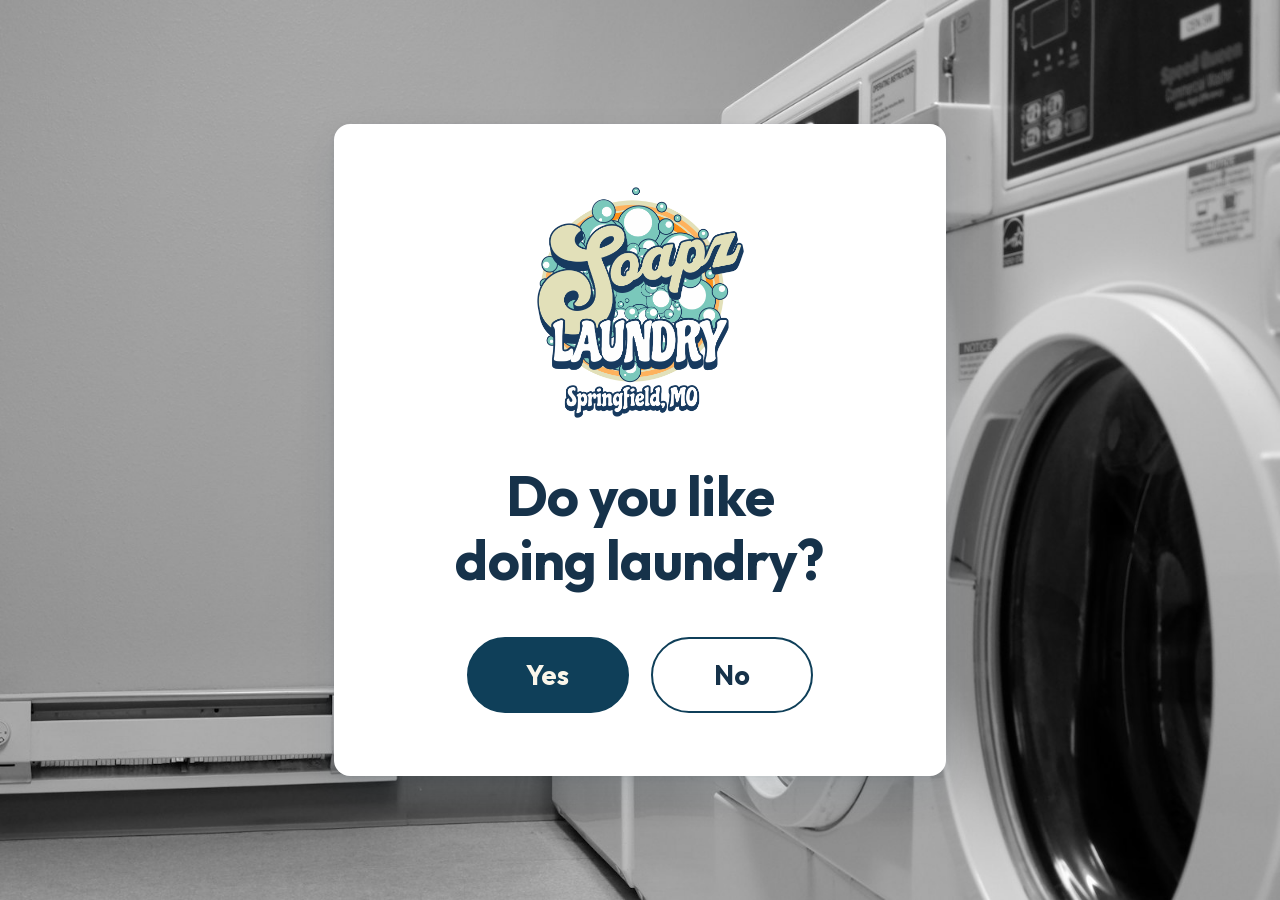
<file: index.html>
<!DOCTYPE html>
<html lang="en">
<head>
<meta charset="utf-8">
<meta name="viewport" content="width=device-width, initial-scale=1">
<title>Soapz Laundry Co. | Self-Service and Wash, Dry and Fold Laundry</title>
<meta name="description" content="Soapz is a clean, bright laundromat with an attendant on site every day. Use our machines yourself, or drop your laundry off and we will wash, dry and fold it for you.">
<meta name="theme-color" content="#0f3f59">
<link rel="icon" href="assets/img/favicon-32.png" sizes="32x32" type="image/png">
<link rel="apple-touch-icon" href="assets/img/icon-180.png">
<link rel="preload" href="assets/fonts/publicsans-var.woff2" as="font" type="font/woff2" crossorigin>
<link rel="preload" href="assets/fonts/outfit-var.woff2" as="font" type="font/woff2" crossorigin>
<link rel="stylesheet" href="assets/css/styles.css">
<script src="assets/js/scroll-reset.js"></script>
<meta property="og:title" content="Soapz Laundry Co.">
<meta property="og:description" content="A clean, bright laundromat with friendly help on site.">
<meta property="og:type" content="website">
<meta property="og:image" content="assets/img/hero-laundromat.jpg">

<!-- PLACEHOLDER DATA: replace name, phone and address with the real business
     details before going live. The hours here are real. See README.md.
     This block matters more than usual here, because this entry page carries
     less text than a normal home page for search engines to read. -->
<script type="application/ld+json">
{
  "@context": "https://schema.org",
  "@type": "Laundry",
  "name": "Soapz Laundry Co.",
  "image": "assets/img/hero-laundromat.jpg",
  "telephone": "+1-555-019-2847",
  "address": {
    "@type": "PostalAddress",
    "streetAddress": "100 Example Street",
    "addressLocality": "Springfield",
    "addressRegion": "MO",
    "postalCode": "65804",
    "addressCountry": "US"
  },
  "openingHoursSpecification": [{
    "@type": "OpeningHoursSpecification",
    "dayOfWeek": ["Monday","Tuesday","Wednesday","Thursday","Friday","Saturday","Sunday"],
    "opens": "07:00",
    "closes": "21:00"
  }]
}
</script>
</head>
<body>

<a class="skip-link" href="#question">Skip to the question</a>

<!-- Entry page. The question, two answers, the photo. Nothing else.
     Yes goes to self-service, No goes to wash, dry and fold. -->
<main class="entry">

  <img class="entry__photo" src="assets/img/hero-laundromat.jpg" width="2000" height="1125"
       alt="A row of clean white front-loading washing machines along a bright, uncluttered wall inside Soapz."
       fetchpriority="high" decoding="async">

  <!-- The buttons read as bare Yes and No on purpose. aria-label carries the
       meaning for screen readers without putting more words on the page. -->
  <div class="entry__card">
    <!-- The badge rather than the wordmark, and with real alt text unlike the
         decorative copy in the home hero: this page has no nav bar, so this
         mark is the only place the business is named. This is the vintage
         shirt version of the badge (transparent background, city line under
         the bubbles), not the navy-field one home.html and the footer use. -->
    <img class="brand__badge entry__mark" src="assets/img/logo-shirt.png" width="1610" height="1796"
         alt="Soapz Laundry Co., Springfield, MO" fetchpriority="high" decoding="async">

    <h1 id="question">Do you like doing laundry?</h1>

    <div class="answers">
      <a class="btn btn--answer btn--yes" href="self-service.html"
         aria-label="Yes, I will do my laundry myself">Yes</a>
      <a class="btn btn--answer btn--no" href="wash-fold.html"
         aria-label="No, please do my laundry for me">No</a>
    </div>
  </div>

</main>

</body>
</html>
</file>
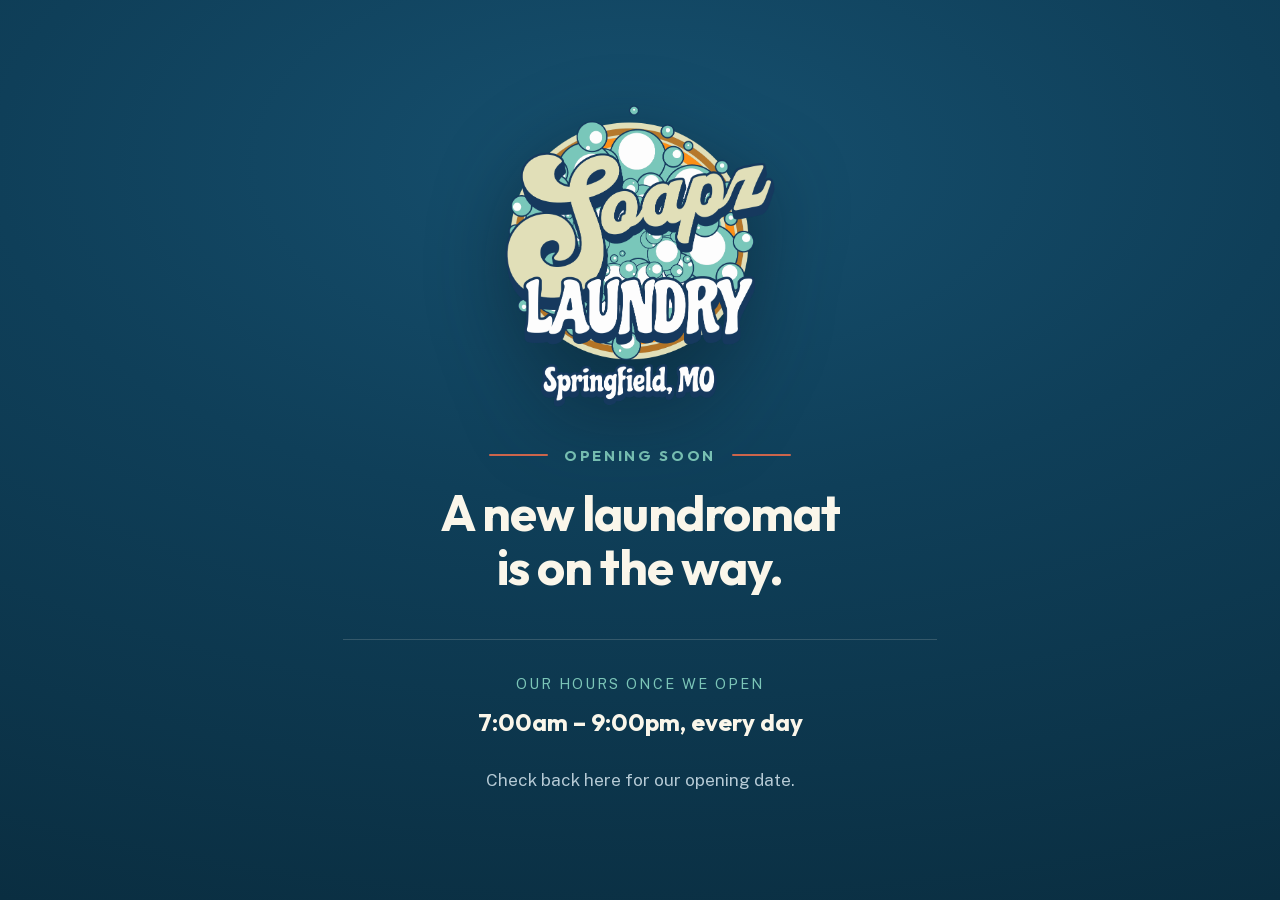
<file: docs/index.html>
<!DOCTYPE html>
<html lang="en">
<head>
<meta charset="utf-8">
<meta name="viewport" content="width=device-width, initial-scale=1">
<title>Soapz Laundry Co. | Opening soon in Springfield, MO</title>
<meta name="description" content="Soapz Laundry Co. is opening soon in Springfield, MO. A clean, bright laundromat with an attendant on site every day: self-service machines, or drop it off for wash, dry and fold.">
<meta name="theme-color" content="#0f3f59">
<link rel="icon" href="assets/img/favicon-32.png" sizes="32x32" type="image/png">
<link rel="apple-touch-icon" href="assets/img/icon-180.png">
<link rel="preload" href="assets/fonts/publicsans-var.woff2" as="font" type="font/woff2" crossorigin>
<link rel="preload" href="assets/fonts/outfit-var.woff2" as="font" type="font/woff2" crossorigin>
<meta property="og:title" content="Soapz Laundry Co. — opening soon">
<meta property="og:description" content="A clean, bright laundromat coming soon to Springfield, MO.">
<meta property="og:type" content="website">
<meta property="og:image" content="assets/img/logo-shirt.png">

<!-- ==========================================================================
     OPENING SOON SCREEN
     --------------------------------------------------------------------------
     This page is deliberately self-contained: its own CSS, its own copies of
     the two fonts and the badge, no stylesheet from assets/css, no JavaScript
     at all. It shares nothing with the real site but the brand.

     It is also the ONLY page published. The host's build output directory is
     set to this /docs folder, so home.html, self-service.html, wash-fold.html
     and locations.html are never uploaded to the web host and have no URL to
     be reached at. That is the lock. A JS redirect or a CSS overlay would not
     be one: on a static site either is undone by view-source, by turning
     JavaScript off, or by typing the file name. Nothing here can be clicked
     or edited to get past it, because there is nothing on the other side.

     To go live, see the "Going live" section of README.md.

     NO PLACEHOLDERS ON THIS PAGE. The site's phone number and street address
     are invented (see README), so neither appears here. The hours are the one
     real value and are safe to show. Do not add contact details to this page
     until they are the real ones.
     ========================================================================== -->

<style>
  /* ---------- Fonts (self-hosted, no external requests) ---------- */
  @font-face {
    font-family: "Outfit";
    src: url("assets/fonts/outfit-var.woff2") format("woff2");
    font-weight: 400 700; font-style: normal; font-display: swap;
  }
  @font-face {
    font-family: "Public Sans";
    src: url("assets/fonts/publicsans-var.woff2") format("woff2");
    font-weight: 400 700; font-style: normal; font-display: swap;
  }

  /* ---------- Tokens. The same values as the site, so the badge artwork
     drops onto this navy with no visible edge. ---------- */
  :root {
    color-scheme: dark;          /* navy field: keeps scrollbars in key */

    --navy: #0f3f59;
    --navy-deep: #0a2e41;
    --paper: #faf6ea;            /* the badge cream */
    --teal: #7cc6b8;
    --coral: #e26a4a;            /* lines only, never carries text */

    --font-display: "Outfit", "Trebuchet MS", sans-serif;
    --font-body: "Public Sans", "Helvetica Neue", Arial, sans-serif;
  }

  *, *::before, *::after { box-sizing: border-box; }

  html {
    font-size: 112.5%;           /* 18px base, same as the site */
    -webkit-text-size-adjust: 100%;
  }

  body {
    margin: 0;
    min-height: 100svh;
    display: grid;
    place-items: center;
    padding: clamp(1.5rem, 4svh, 3rem) 1.25rem;

    font-family: var(--font-body);
    font-size: 1rem;
    line-height: 1.7;
    color: var(--paper);
    -webkit-font-smoothing: antialiased;

    /* The drum: one soft teal glow behind the badge over a deep navy field.
       Two stops only, so it reads as light rather than as a gradient. */
    background:
      radial-gradient(120% 90% at 50% 18%, #16506f 0%, var(--navy) 42%, var(--navy-deep) 100%);
  }

  img { max-width: 100%; height: auto; display: block; }

  .screen {
    width: 100%;
    max-width: 33rem;
    text-align: center;
  }

  /* ---------- The badge. The vintage shirt version: transparent field, so
     the navy behind it becomes the badge's own background. ---------- */
  .screen__mark {
    /* Sized against the viewport's HEIGHT as well as its width. The badge is
       42% of this page's vertical space, so on a short laptop window it is
       the difference between the whole screen fitting and the last line
       being cut off. svh rather than vh so a phone's collapsing browser bar
       cannot push it over. */
    width: clamp(9rem, min(28vw, 30svh), 15rem);
    margin: 0 auto clamp(1.4rem, 4svh, 2.5rem);
    filter: drop-shadow(0 18px 40px rgba(5, 22, 32, .45));
  }

  /* ---------- Eyebrow. Coral draws the two rules either side of it and
     nothing else, which is the site's colour rule. ---------- */
  .eyebrow {
    display: flex;
    align-items: center;
    justify-content: center;
    gap: .9rem;

    margin: 0 0 clamp(.7rem, 2svh, 1.1rem);
    font-family: var(--font-display);
    font-weight: 700;
    font-size: .82rem;
    letter-spacing: .18em;
    text-transform: uppercase;
    color: var(--teal);
  }
  .eyebrow::before,
  .eyebrow::after {
    content: "";
    height: 2px;
    width: clamp(1.5rem, 8vw, 3.25rem);
    background: var(--coral);
    border-radius: 999px;
    opacity: .9;
  }

  h1 {
    font-family: var(--font-display);
    font-weight: 700;
    font-size: clamp(1.9rem, min(6.5vw, 5.5svh), 3.05rem);
    line-height: 1.1;
    letter-spacing: -0.02em;
    text-wrap: balance;
    margin: 0;
    color: var(--paper);
  }

  /* ---------- Hours. The one real number on the page. ---------- */
  .hours {
    margin: clamp(1.9rem, 5svh, 2.9rem) 0 0;
    padding-top: clamp(1.3rem, 3.5svh, 2rem);
    border-top: 1px solid rgba(250, 246, 234, .16);
  }
  .hours__label {
    display: block;
    font-size: .8rem;
    letter-spacing: .14em;
    text-transform: uppercase;
    color: var(--teal);
    margin-bottom: .3rem;
  }
  .hours__value {
    font-family: var(--font-display);
    font-weight: 700;
    font-size: clamp(1.1rem, 3vw, 1.35rem);
    color: var(--paper);
  }
  .hours__value span { white-space: nowrap; }

  .closing {
    margin: clamp(1rem, 2.5svh, 1.5rem) 0 0;
    font-size: .95rem;
    color: #b7cbd6;              /* 6.6:1 on navy */
  }

  /* The site's motion rule: nothing moves that the user did not touch. This
     page has no motion at all, so there is nothing to switch off here. */
</style>
</head>
<body>

<main class="screen">

  <img class="screen__mark" src="assets/img/logo-shirt.png" width="1610" height="1796"
       alt="Soapz Laundry Co., Springfield, MO" fetchpriority="high" decoding="async">

  <p class="eyebrow">Opening soon</p>

  <h1>A new laundromat is on the way.</h1>

  <p class="hours">
    <span class="hours__label">Our hours once we open</span>
    <span class="hours__value"><span>7:00am &ndash; 9:00pm</span>, <span>every day</span></span>
  </p>

  <p class="closing">Check back here for our opening date.</p>

</main>

</body>
</html>
</file>
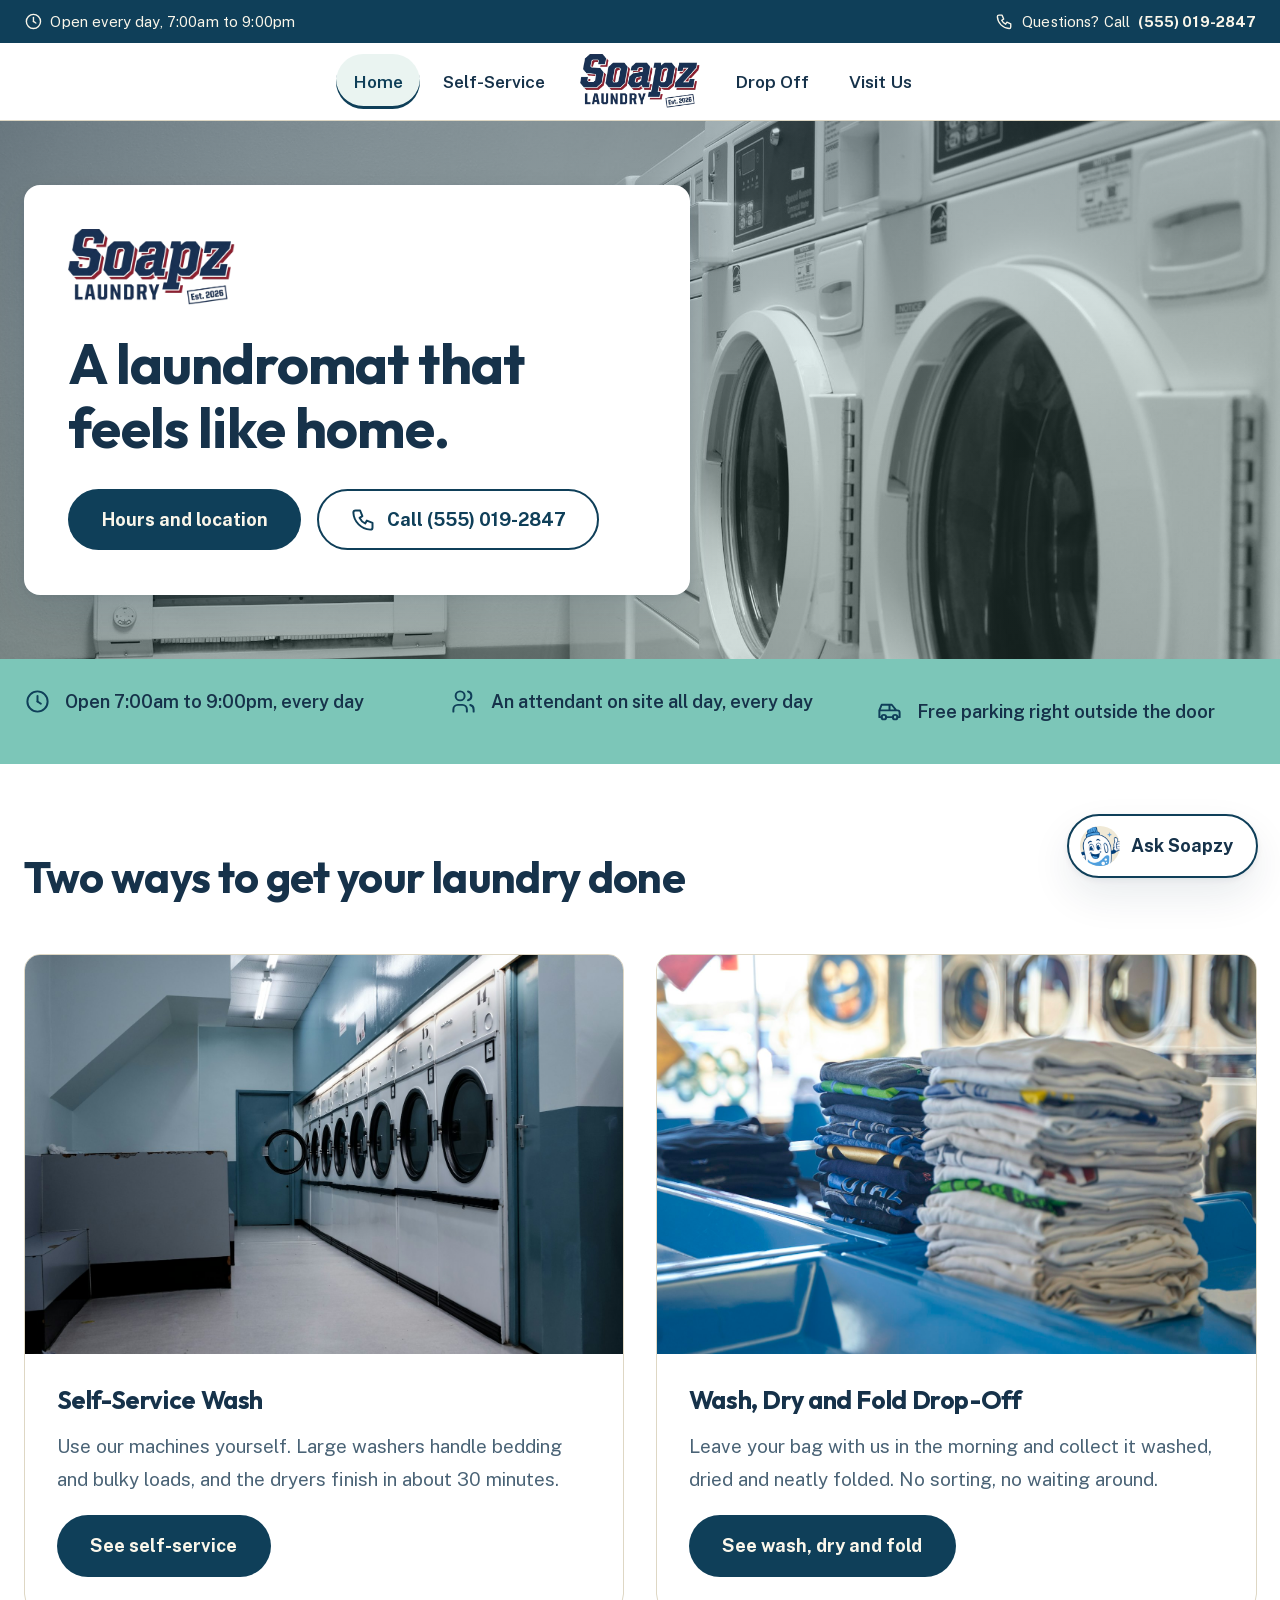
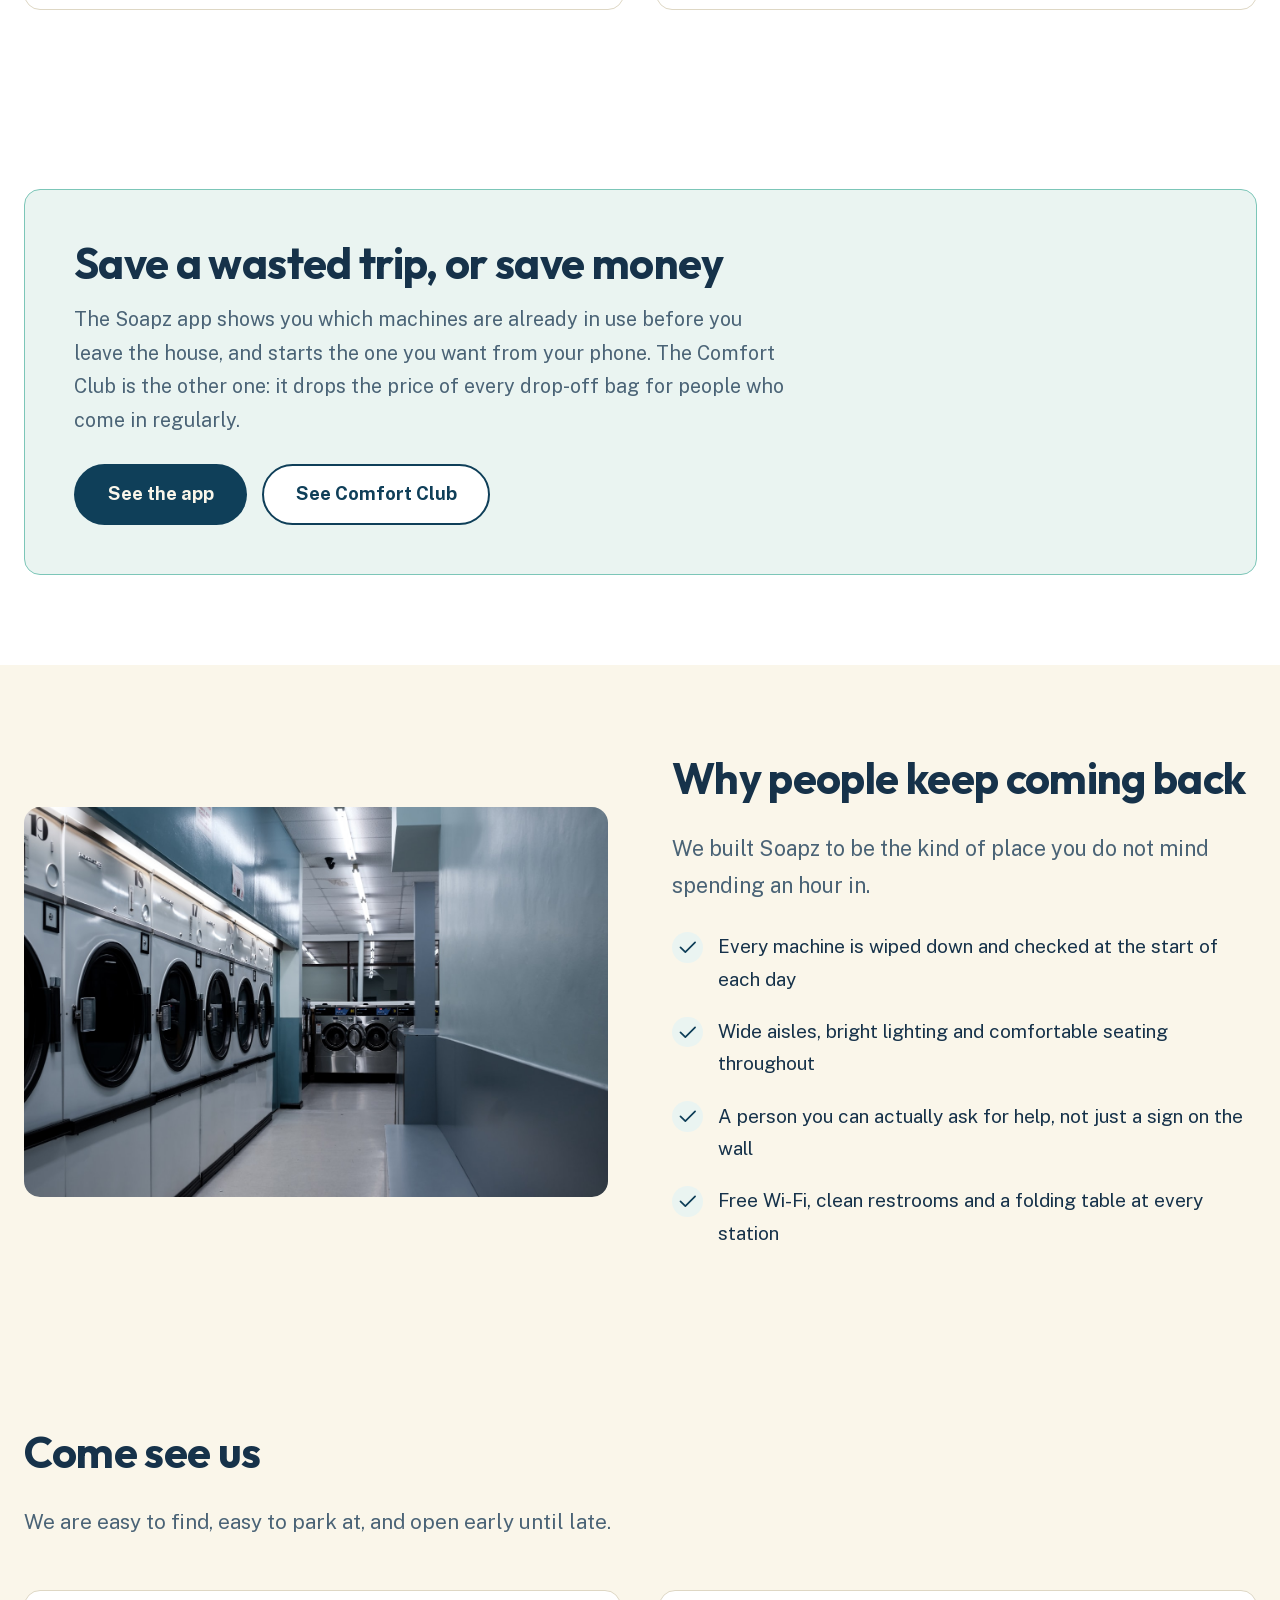
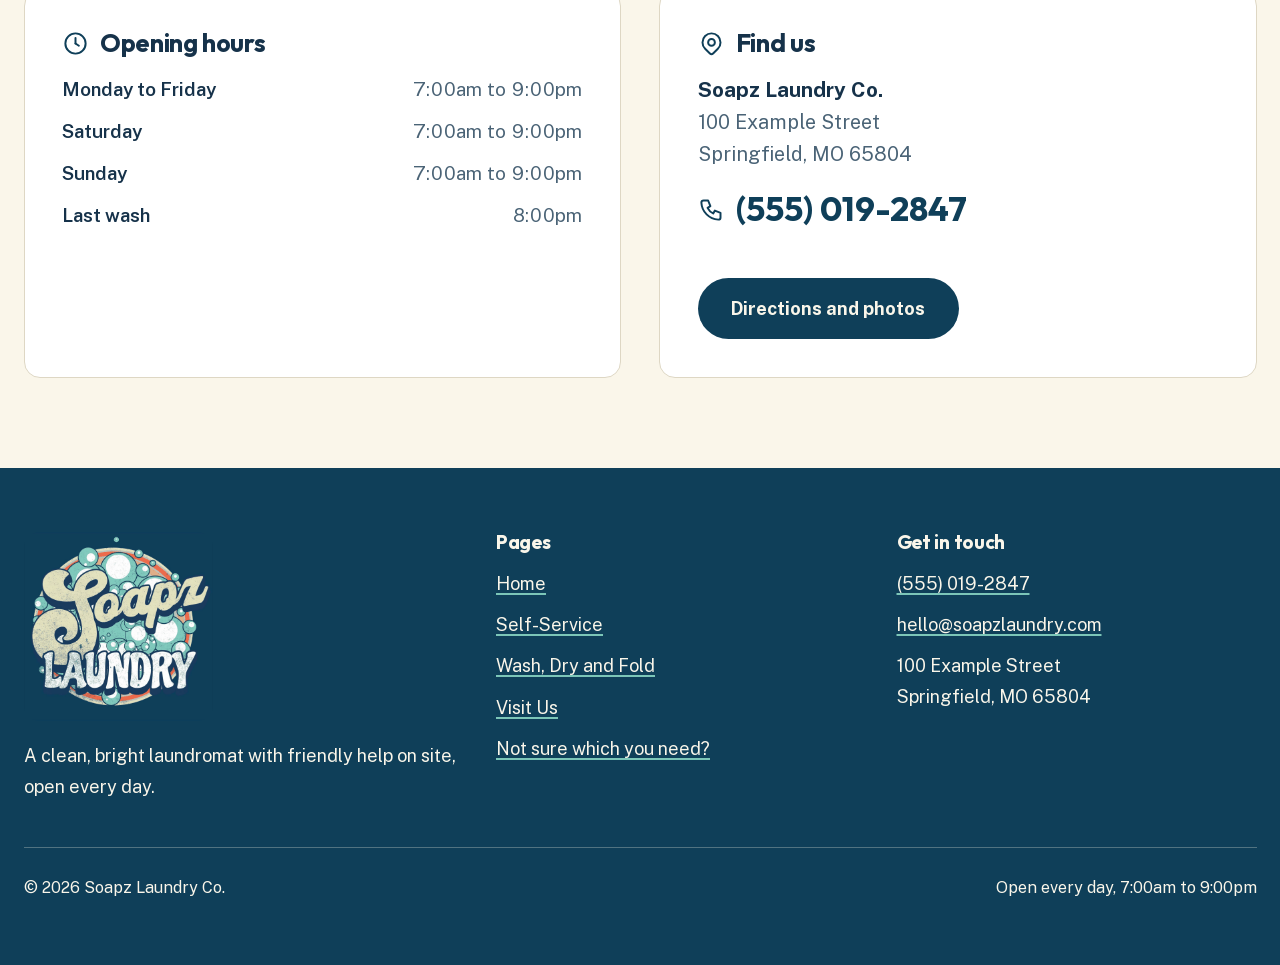
<file: home.html>
<!DOCTYPE html>
<html lang="en">
<head>
<meta charset="utf-8">
<meta name="viewport" content="width=device-width, initial-scale=1">
<title>Soapz Laundry Co. | Clean, Bright Laundromat with Help On Site</title>
<meta name="description" content="Soapz is a spotless, modern laundromat with large washers, fast dryers, and a friendly attendant on site all day. Self-service and wash, dry and fold drop-off.">
<meta name="theme-color" content="#0f3f59">
<link rel="icon" href="assets/img/favicon-32.png" sizes="32x32" type="image/png">
<link rel="apple-touch-icon" href="assets/img/icon-180.png">
<link rel="preload" href="assets/fonts/publicsans-var.woff2" as="font" type="font/woff2" crossorigin>
<link rel="preload" href="assets/fonts/outfit-var.woff2" as="font" type="font/woff2" crossorigin>
<link rel="stylesheet" href="assets/css/styles.css">
<script src="assets/js/refresh-to-question.js"></script>
<script src="assets/js/scroll-reset.js"></script>
<script src="assets/js/chat.js" defer></script>
<meta property="og:title" content="Soapz Laundry Co.">
<meta property="og:description" content="A clean, bright laundromat with friendly help on site.">
<meta property="og:type" content="website">
<meta property="og:image" content="assets/img/hero-laundromat.jpg">

<!-- PLACEHOLDER DATA: replace name, phone, address and geo with the real
     business details before going live. The hours here are real. See README.md. -->
<script type="application/ld+json">
{
  "@context": "https://schema.org",
  "@type": "Laundry",
  "name": "Soapz Laundry Co.",
  "image": "assets/img/hero-laundromat.jpg",
  "telephone": "+1-555-019-2847",
  "address": {
    "@type": "PostalAddress",
    "streetAddress": "100 Example Street",
    "addressLocality": "Springfield",
    "addressRegion": "MO",
    "postalCode": "65804",
    "addressCountry": "US"
  },
  "openingHoursSpecification": [{
    "@type": "OpeningHoursSpecification",
    "dayOfWeek": ["Monday","Tuesday","Wednesday","Thursday","Friday","Saturday","Sunday"],
    "opens": "07:00",
    "closes": "21:00"
  }]
}
</script>
</head>
<body>

<a class="skip-link" href="#main">Skip to the main content</a>

<!-- Icon sprite: official Tabler Icons (MIT). Inlined so it works when the
     file is opened directly from disk as well as when it is hosted. -->
<svg width="0" height="0" style="position:absolute" aria-hidden="true" focusable="false">
  <symbol id="i-clock" viewBox="0 0 24 24" fill="none" stroke="currentColor" stroke-linecap="round" stroke-linejoin="round"><path d="M12 12m-9 0a9 9 0 1 0 18 0a9 9 0 1 0 -18 0"/><path d="M12 12l3 2"/><path d="M12 7v5"/></symbol>
  <symbol id="i-phone" viewBox="0 0 24 24" fill="none" stroke="currentColor" stroke-linecap="round" stroke-linejoin="round"><path d="M5 4h4l2 5l-2.5 1.5a11 11 0 0 0 5 5l1.5 -2.5l5 2v4a2 2 0 0 1 -2 2a16 16 0 0 1 -15 -15a2 2 0 0 1 2 -2"/></symbol>
  <symbol id="i-pin" viewBox="0 0 24 24" fill="none" stroke="currentColor" stroke-linecap="round" stroke-linejoin="round"><path d="M9 11a3 3 0 1 0 6 0a3 3 0 0 0 -6 0"/><path d="M17.657 16.657l-4.243 4.243a2 2 0 0 1 -2.827 0l-4.244 -4.243a8 8 0 1 1 11.314 0z"/></symbol>
  <symbol id="i-check" viewBox="0 0 24 24" fill="none" stroke="currentColor" stroke-linecap="round" stroke-linejoin="round"><path d="M5 12l5 5l10 -10"/></symbol>
  <symbol id="i-users" viewBox="0 0 24 24" fill="none" stroke="currentColor" stroke-linecap="round" stroke-linejoin="round"><path d="M9 7m-4 0a4 4 0 1 0 8 0a4 4 0 1 0 -8 0"/><path d="M3 21v-2a4 4 0 0 1 4 -4h4a4 4 0 0 1 4 4v2"/><path d="M16 3.13a4 4 0 0 1 0 7.75"/><path d="M21 21v-2a4 4 0 0 0 -3 -3.85"/></symbol>
  <symbol id="i-car" viewBox="0 0 24 24" fill="none" stroke="currentColor" stroke-linecap="round" stroke-linejoin="round"><path d="M7 17m-2 0a2 2 0 1 0 4 0a2 2 0 1 0 -4 0"/><path d="M17 17m-2 0a2 2 0 1 0 4 0a2 2 0 1 0 -4 0"/><path d="M5 17h-2v-6l2 -5h9l4 5h1a2 2 0 0 1 2 2v4h-2m-4 0h-6m-6 -6h15m-6 0v-5"/></symbol>
</svg>

<div class="utility">
  <div class="wrap utility__inner">
    <p><svg class="icon" aria-hidden="true"><use href="#i-clock"></use></svg> Open every day, 7:00am to 9:00pm</p>
    <p><svg class="icon" aria-hidden="true"><use href="#i-phone"></use></svg> Questions? Call <a href="tel:+15550192847">(555) 019-2847</a></p>
  </div>
</div>

<header class="masthead">
  <nav class="wrap nav__inner" aria-label="Main">
    <ul class="nav__list nav__list--left">
      <li><a href="home.html" aria-current="page">Home</a></li>
      <li><a href="self-service.html">Self-Service</a></li>
    </ul>

    <a class="brand" href="home.html" aria-label="Soapz Laundry Co., home page">
      <img class="brand__mark" src="assets/img/logo-wordmark.png" width="418" height="189"
           alt="" decoding="async">
    </a>

    <ul class="nav__list nav__list--right">
      <li><a href="wash-fold.html">Drop Off</a></li>
      <li><a href="locations.html">Visit Us</a></li>
    </ul>
  </nav>
</header>

<main id="main">

  <!-- Hero: photo behind, copy on a solid white card so contrast is never
       dependent on the image underneath it. -->
  <section class="hero">
    <div class="hero__media">
      <img src="assets/img/hero-laundromat.jpg" width="2000" height="1125"
           alt="A row of clean white front-loading washing machines along a bright, uncluttered wall inside Soapz."
           fetchpriority="high" decoding="async">
    </div>
    <div class="wrap hero__inner">
      <div class="hero__card">
        <!-- Decorative: the nav bar above already names the business, so this
             copy of the wordmark is here to carry the brand into the hero and
             is left out of the accessibility tree. -->
        <img class="brand__mark" src="assets/img/logo-wordmark.png" width="418" height="189"
             alt="" fetchpriority="high" decoding="async">
        <h1>A laundromat that feels like home.</h1>
        <div class="btn-row">
          <a class="btn btn--primary" href="#visit">Hours and location</a>
          <a class="btn btn--secondary" href="tel:+15550192847">
            <svg class="icon" aria-hidden="true"><use href="#i-phone"></use></svg>
            Call (555) 019-2847
          </a>
        </div>
      </div>
    </div>
  </section>

  <section class="facts">
    <div class="wrap facts__grid">
      <p class="fact"><svg class="icon" aria-hidden="true"><use href="#i-clock"></use></svg><span>Open 7:00am to 9:00pm, every day</span></p>
      <p class="fact"><svg class="icon" aria-hidden="true"><use href="#i-users"></use></svg><span>An attendant on site all day, every day</span></p>
      <p class="fact"><svg class="icon" aria-hidden="true"><use href="#i-car"></use></svg><span>Free parking right outside the door</span></p>
    </div>
  </section>

  <section class="section">
    <div class="wrap">
      <div class="section__head">
        <h2>Two ways to get your laundry done</h2>
      </div>

      <div class="services">
        <article class="service">
          <div class="service__img">
            <img src="assets/img/self-service.jpg" width="1600" height="1067" loading="lazy" decoding="async"
                 alt="A row of clean white front-loading washing machines against a light blue wall.">
          </div>
          <div class="service__body">
            <h3>Self-Service Wash</h3>
            <p>Use our machines yourself. Large washers handle bedding and bulky loads, and the dryers finish in about 30 minutes.</p>
            <a class="btn btn--primary" href="self-service.html">See self-service</a>
          </div>
        </article>

        <article class="service">
          <div class="service__img">
            <img src="assets/img/wash-fold.jpg" width="1600" height="1067" loading="lazy" decoding="async"
                 alt="Neat stacks of freshly folded shirts and towels on a counter.">
          </div>
          <div class="service__body">
            <h3>Wash, Dry and Fold Drop-Off</h3>
            <p>Leave your bag with us in the morning and collect it washed, dried and neatly folded. No sorting, no waiting around.</p>
            <a class="btn btn--primary" href="wash-fold.html">See wash, dry and fold</a>
          </div>
        </article>
      </div>
    </div>
  </section>

  <!-- PLACEHOLDER: the app and the Comfort Club are both announced here before
       either exists. The two links go to sections on the service pages that
       are placeholders themselves. Delete this band along with them if the
       site goes live first. See README.md. -->
  <section class="section">
    <div class="wrap">
      <div class="callout">
        <div class="callout__text">
          <h2>Save a wasted trip, or save money</h2>
          <p>The Soapz app shows you which machines are already in use before you leave the house, and starts the one you want from your phone. The Comfort Club is the other one: it drops the price of every drop-off bag for people who come in regularly.</p>
        </div>
        <div class="btn-row">
          <a class="btn btn--primary" href="self-service.html#app">See the app</a>
          <a class="btn btn--secondary" href="wash-fold.html#comfort-club">See Comfort Club</a>
        </div>
      </div>
    </div>
  </section>

  <section class="section section--tint">
    <div class="wrap split">
      <div class="split__media">
        <img src="assets/img/interior-machines.jpg" width="1400" height="933" loading="lazy" decoding="async"
             alt="A wide, well-lit aisle between rows of washing machines with plenty of room to walk.">
      </div>
      <div>
        <h2>Why people keep coming back</h2>
        <p class="lead">We built Soapz to be the kind of place you do not mind spending an hour in.</p>
        <ul class="checklist">
          <li><svg class="icon" aria-hidden="true"><use href="#i-check"></use></svg><span>Every machine is wiped down and checked at the start of each day</span></li>
          <li><svg class="icon" aria-hidden="true"><use href="#i-check"></use></svg><span>Wide aisles, bright lighting and comfortable seating throughout</span></li>
          <li><svg class="icon" aria-hidden="true"><use href="#i-check"></use></svg><span>A person you can actually ask for help, not just a sign on the wall</span></li>
          <li><svg class="icon" aria-hidden="true"><use href="#i-check"></use></svg><span>Free Wi-Fi, clean restrooms and a folding table at every station</span></li>
        </ul>
      </div>
    </div>
  </section>

  <!-- The old "Common questions" section lived here. Its answers now live in
       assets/js/chat.js, where the mascot answers them on request. -->

  <section class="section section--tint" id="visit">
    <div class="wrap">
      <div class="section__head">
        <h2>Come see us</h2>
        <p>We are easy to find, easy to park at, and open early until late.</p>
      </div>
      <div class="visit">
        <div class="panel">
          <h3><svg class="icon" aria-hidden="true"><use href="#i-clock"></use></svg> Opening hours</h3>
          <dl class="hours">
            <dt>Monday to Friday</dt><dd>7:00am to 9:00pm</dd>
            <dt>Saturday</dt><dd>7:00am to 9:00pm</dd>
            <dt>Sunday</dt><dd>7:00am to 9:00pm</dd>
            <dt>Last wash</dt><dd>8:00pm</dd>
          </dl>
        </div>
        <div class="panel">
          <h3><svg class="icon" aria-hidden="true"><use href="#i-pin"></use></svg> Find us</h3>
          <address class="address">
            <strong>Soapz Laundry Co.</strong>
            100 Example Street<br>
            Springfield, MO 65804
          </address>
          <a class="phone-big" href="tel:+15550192847">
            <svg class="icon" aria-hidden="true"><use href="#i-phone"></use></svg>
            (555) 019-2847
          </a>
          <div class="btn-row">
            <a class="btn btn--primary" href="locations.html">Directions and photos</a>
          </div>
        </div>
      </div>
    </div>
  </section>

</main>

<footer class="footer">
  <div class="wrap">
    <div class="footer__grid">
      <div class="footer__brand">
        <img class="brand__badge" src="assets/img/logo-badge.png" width="568" height="566"
             alt="Soapz Laundry Co." loading="lazy" decoding="async">
        <p style="margin-top:1.1rem">A clean, bright laundromat with friendly help on site, open every day.</p>
      </div>
      <div>
        <h3>Pages</h3>
        <ul>
          <li><a href="home.html">Home</a></li>
          <li><a href="self-service.html">Self-Service</a></li>
          <li><a href="wash-fold.html">Wash, Dry and Fold</a></li>
          <li><a href="locations.html">Visit Us</a></li>
          <li><a href="index.html">Not sure which you need?</a></li>
        </ul>
      </div>
      <div>
        <h3>Get in touch</h3>
        <ul>
          <li><a href="tel:+15550192847">(555) 019-2847</a></li>
          <li><a href="mailto:hello@soapzlaundry.com">hello@soapzlaundry.com</a></li>
          <li>100 Example Street<br>Springfield, MO 65804</li>
        </ul>
      </div>
    </div>
    <div class="footer__bottom">
      <span>&copy; 2026 Soapz Laundry Co.</span>
      <span>Open every day, 7:00am to 9:00pm</span>
    </div>
  </div>
</footer>

</body>
</html>
</file>
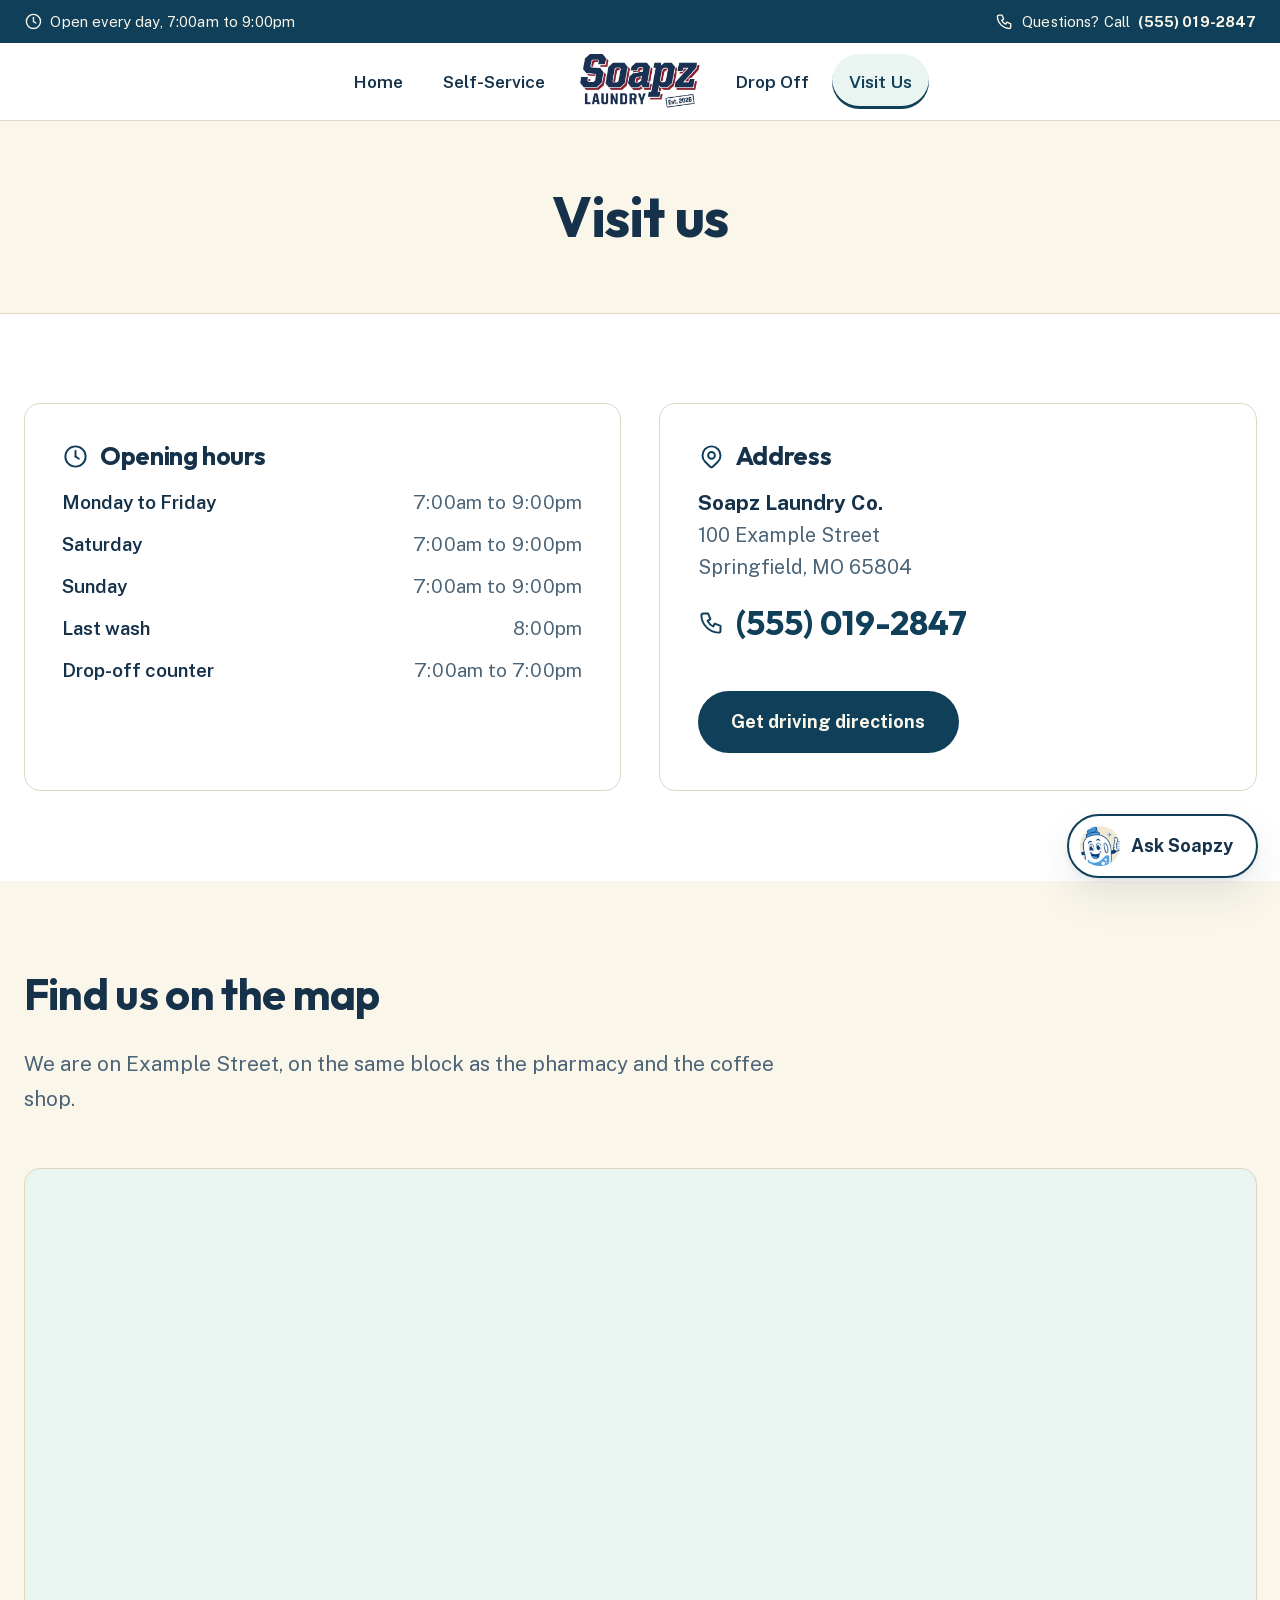
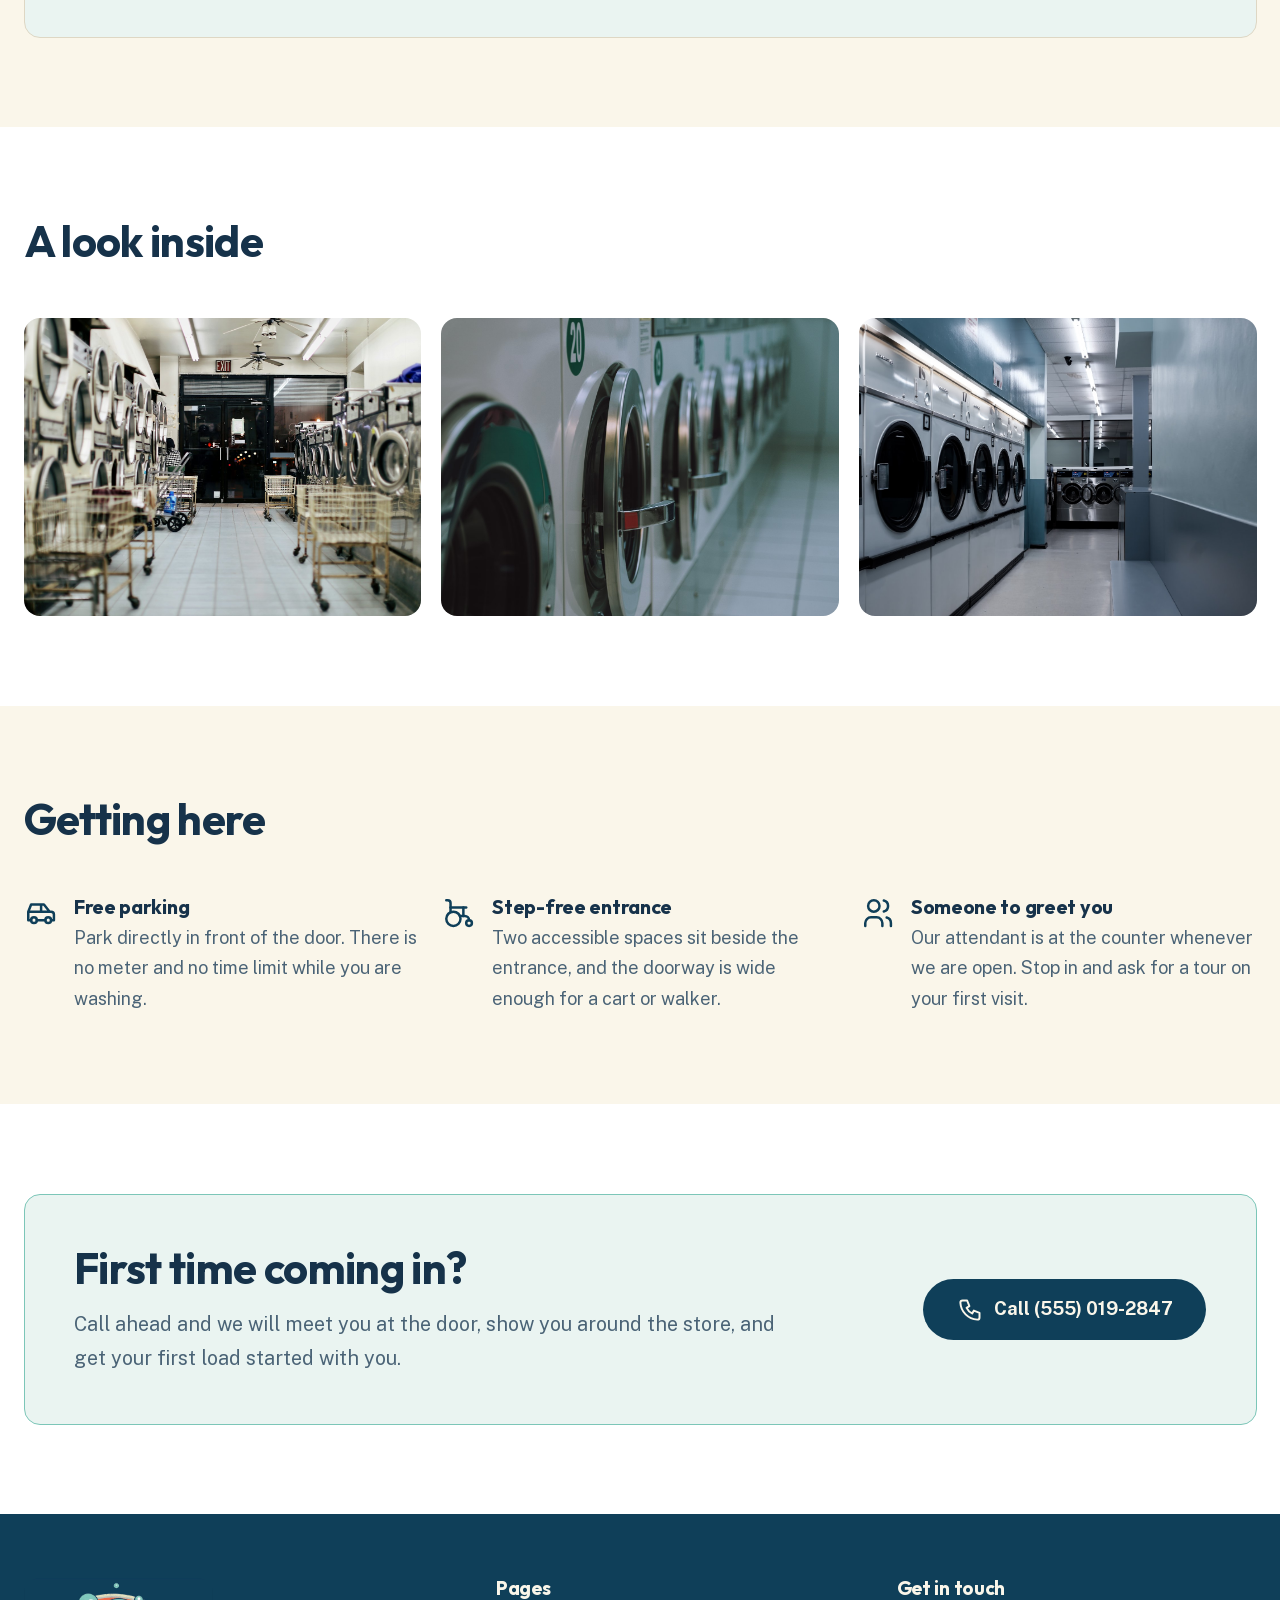
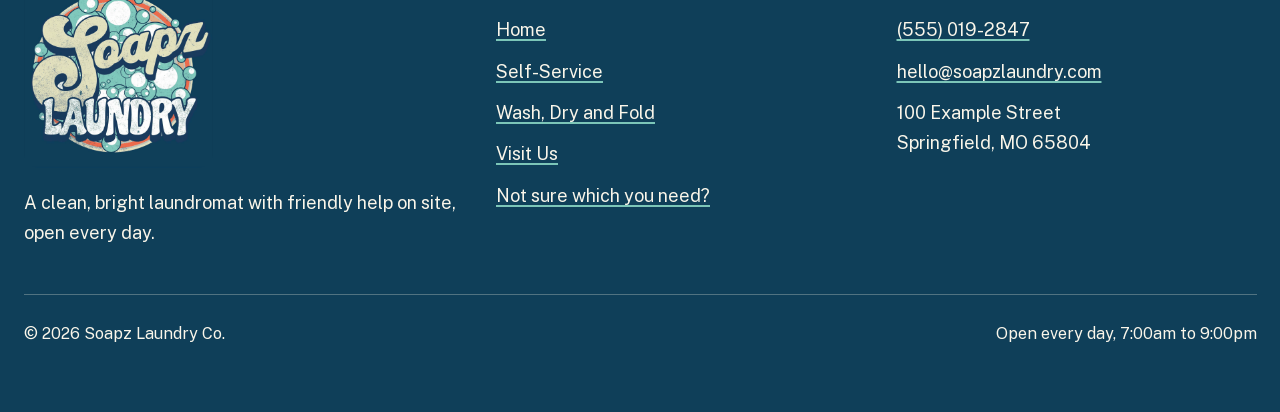
<file: locations.html>
<!DOCTYPE html>
<html lang="en">
<head>
<meta charset="utf-8">
<meta name="viewport" content="width=device-width, initial-scale=1">
<title>Visit Us | Soapz Laundry Co.</title>
<meta name="description" content="Find Soapz Laundry Co. Opening hours, address, free parking, a step-free entrance, and photos of the store so you know what to expect before you arrive.">
<meta name="theme-color" content="#0f3f59">
<link rel="icon" href="assets/img/favicon-32.png" sizes="32x32" type="image/png">
<link rel="apple-touch-icon" href="assets/img/icon-180.png">
<link rel="preload" href="assets/fonts/publicsans-var.woff2" as="font" type="font/woff2" crossorigin>
<link rel="preload" href="assets/fonts/outfit-var.woff2" as="font" type="font/woff2" crossorigin>
<link rel="stylesheet" href="assets/css/styles.css">
<script src="assets/js/refresh-to-question.js"></script>
<script src="assets/js/scroll-reset.js"></script>
<script src="assets/js/chat.js" defer></script>
</head>
<body>

<a class="skip-link" href="#main">Skip to the main content</a>

<!-- Icon sprite: official Tabler Icons (MIT). -->
<svg width="0" height="0" style="position:absolute" aria-hidden="true" focusable="false">
  <symbol id="i-clock" viewBox="0 0 24 24" fill="none" stroke="currentColor" stroke-linecap="round" stroke-linejoin="round"><path d="M12 12m-9 0a9 9 0 1 0 18 0a9 9 0 1 0 -18 0"/><path d="M12 12l3 2"/><path d="M12 7v5"/></symbol>
  <symbol id="i-phone" viewBox="0 0 24 24" fill="none" stroke="currentColor" stroke-linecap="round" stroke-linejoin="round"><path d="M5 4h4l2 5l-2.5 1.5a11 11 0 0 0 5 5l1.5 -2.5l5 2v4a2 2 0 0 1 -2 2a16 16 0 0 1 -15 -15a2 2 0 0 1 2 -2"/></symbol>
  <symbol id="i-pin" viewBox="0 0 24 24" fill="none" stroke="currentColor" stroke-linecap="round" stroke-linejoin="round"><path d="M9 11a3 3 0 1 0 6 0a3 3 0 0 0 -6 0"/><path d="M17.657 16.657l-4.243 4.243a2 2 0 0 1 -2.827 0l-4.244 -4.243a8 8 0 1 1 11.314 0z"/></symbol>
  <symbol id="i-car" viewBox="0 0 24 24" fill="none" stroke="currentColor" stroke-linecap="round" stroke-linejoin="round"><path d="M7 17m-2 0a2 2 0 1 0 4 0a2 2 0 1 0 -4 0"/><path d="M17 17m-2 0a2 2 0 1 0 4 0a2 2 0 1 0 -4 0"/><path d="M5 17h-2v-6l2 -5h9l4 5h1a2 2 0 0 1 2 2v4h-2m-4 0h-6m-6 -6h15m-6 0v-5"/></symbol>
  <symbol id="i-access" viewBox="0 0 24 24" fill="none" stroke="currentColor" stroke-linecap="round" stroke-linejoin="round"><path d="M8 16m-5 0a5 5 0 1 0 10 0a5 5 0 1 0 -10 0"/><path d="M19 19m-2 0a2 2 0 1 0 4 0a2 2 0 1 0 -4 0"/><path d="M19 17a3 3 0 0 0 -3 -3h-3.4"/><path d="M3 3h1a2 2 0 0 1 2 2v6"/><path d="M6 8h11"/><path d="M15 8v6"/></symbol>
  <symbol id="i-users" viewBox="0 0 24 24" fill="none" stroke="currentColor" stroke-linecap="round" stroke-linejoin="round"><path d="M9 7m-4 0a4 4 0 1 0 8 0a4 4 0 1 0 -8 0"/><path d="M3 21v-2a4 4 0 0 1 4 -4h4a4 4 0 0 1 4 4v2"/><path d="M16 3.13a4 4 0 0 1 0 7.75"/><path d="M21 21v-2a4 4 0 0 0 -3 -3.85"/></symbol>
</svg>

<div class="utility">
  <div class="wrap utility__inner">
    <p><svg class="icon" aria-hidden="true"><use href="#i-clock"></use></svg> Open every day, 7:00am to 9:00pm</p>
    <p><svg class="icon" aria-hidden="true"><use href="#i-phone"></use></svg> Questions? Call <a href="tel:+15550192847">(555) 019-2847</a></p>
  </div>
</div>

<header class="masthead">
  <nav class="wrap nav__inner" aria-label="Main">
    <ul class="nav__list nav__list--left">
      <li><a href="home.html">Home</a></li>
      <li><a href="self-service.html">Self-Service</a></li>
    </ul>
    <a class="brand" href="home.html" aria-label="Soapz Laundry Co., home page">
      <img class="brand__mark" src="assets/img/logo-wordmark.png" width="418" height="189"
           alt="" decoding="async">
    </a>
    <ul class="nav__list nav__list--right">
      <li><a href="wash-fold.html">Drop Off</a></li>
      <li><a href="locations.html" aria-current="page">Visit Us</a></li>
    </ul>
  </nav>
</header>

<main id="main">

  <section class="pagehead pagehead--center">
    <div class="wrap">
      <h1>Visit us</h1>
    </div>
  </section>

  <section class="section">
    <div class="wrap visit">
      <div class="panel">
        <h3><svg class="icon" aria-hidden="true"><use href="#i-clock"></use></svg> Opening hours</h3>
        <dl class="hours">
          <dt>Monday to Friday</dt><dd>7:00am to 9:00pm</dd>
          <dt>Saturday</dt><dd>7:00am to 9:00pm</dd>
          <dt>Sunday</dt><dd>7:00am to 9:00pm</dd>
          <dt>Last wash</dt><dd>8:00pm</dd>
          <dt>Drop-off counter</dt><dd>7:00am to 7:00pm</dd>
        </dl>
      </div>
      <div class="panel">
        <h3><svg class="icon" aria-hidden="true"><use href="#i-pin"></use></svg> Address</h3>
        <address class="address">
          <strong>Soapz Laundry Co.</strong>
          100 Example Street<br>
          Springfield, MO 65804
        </address>
        <a class="phone-big" href="tel:+15550192847">
          <svg class="icon" aria-hidden="true"><use href="#i-phone"></use></svg>
          (555) 019-2847
        </a>
        <div class="btn-row">
          <!-- PLACEHOLDER ADDRESS: update the query string with the real address. -->
          <a class="btn btn--primary" target="_blank" rel="noopener"
             href="https://www.google.com/maps/dir/?api=1&amp;destination=100+Example+Street,+Springfield,+MO+65804">
            Get driving directions
          </a>
        </div>
      </div>
    </div>
  </section>

  <section class="section section--tint">
    <div class="wrap">
      <div class="section__head">
        <h2>Find us on the map</h2>
        <p>We are on Example Street, on the same block as the pharmacy and the coffee shop.</p>
      </div>
      <div class="map-frame">
        <!-- PLACEHOLDER MAP: change the q= value to the real street address. -->
        <iframe
          title="Map showing the location of Soapz Laundry Co."
          src="https://maps.google.com/maps?q=100%20Example%20Street%2C%20Springfield%2C%20MO%2065804&amp;output=embed"
          loading="lazy" referrerpolicy="no-referrer-when-downgrade"></iframe>
      </div>
    </div>
  </section>

  <section class="section">
    <div class="wrap">
      <div class="section__head">
        <h2>A look inside</h2>
      </div>
      <div class="gallery">
        <img src="assets/img/gallery-floor.jpg" width="1600" height="1067" loading="lazy" decoding="async"
             alt="The main floor of the laundromat, with wide tiled aisles and folding carts ready to use.">
        <img src="assets/img/gallery-row.jpg" width="1400" height="2099" loading="lazy" decoding="async"
             alt="A long row of front-loading washing machines running down one wall of the store.">
        <img src="assets/img/interior-machines.jpg" width="1400" height="933" loading="lazy" decoding="async"
             alt="Bright overhead lighting above a wide walkway between the washers and the folding tables.">
      </div>
    </div>
  </section>

  <section class="section section--tint">
    <div class="wrap">
      <div class="section__head">
        <h2>Getting here</h2>
      </div>
      <div class="payrow">
        <div class="pay">
          <svg class="icon" aria-hidden="true"><use href="#i-car"></use></svg>
          <div>
            <h3>Free parking</h3>
            <p>Park directly in front of the door. There is no meter and no time limit while you are washing.</p>
          </div>
        </div>
        <div class="pay">
          <svg class="icon" aria-hidden="true"><use href="#i-access"></use></svg>
          <div>
            <h3>Step-free entrance</h3>
            <p>Two accessible spaces sit beside the entrance, and the doorway is wide enough for a cart or walker.</p>
          </div>
        </div>
        <div class="pay">
          <svg class="icon" aria-hidden="true"><use href="#i-users"></use></svg>
          <div>
            <h3>Someone to greet you</h3>
            <p>Our attendant is at the counter whenever we are open. Stop in and ask for a tour on your first visit.</p>
          </div>
        </div>
      </div>
    </div>
  </section>

  <section class="section">
    <div class="wrap">
      <div class="callout">
        <div class="callout__text">
          <h2>First time coming in?</h2>
          <p>Call ahead and we will meet you at the door, show you around the store, and get your first load started with you.</p>
        </div>
        <a class="btn btn--primary" href="tel:+15550192847">
          <svg class="icon" aria-hidden="true"><use href="#i-phone"></use></svg>
          Call (555) 019-2847
        </a>
      </div>
    </div>
  </section>

</main>

<footer class="footer">
  <div class="wrap">
    <div class="footer__grid">
      <div class="footer__brand">
        <img class="brand__badge" src="assets/img/logo-badge.png" width="568" height="566"
             alt="Soapz Laundry Co." loading="lazy" decoding="async">
        <p style="margin-top:1.1rem">A clean, bright laundromat with friendly help on site, open every day.</p>
      </div>
      <div>
        <h3>Pages</h3>
        <ul>
          <li><a href="home.html">Home</a></li>
          <li><a href="self-service.html">Self-Service</a></li>
          <li><a href="wash-fold.html">Wash, Dry and Fold</a></li>
          <li><a href="locations.html">Visit Us</a></li>
          <li><a href="index.html">Not sure which you need?</a></li>
        </ul>
      </div>
      <div>
        <h3>Get in touch</h3>
        <ul>
          <li><a href="tel:+15550192847">(555) 019-2847</a></li>
          <li><a href="mailto:hello@soapzlaundry.com">hello@soapzlaundry.com</a></li>
          <li>100 Example Street<br>Springfield, MO 65804</li>
        </ul>
      </div>
    </div>
    <div class="footer__bottom">
      <span>&copy; 2026 Soapz Laundry Co.</span>
      <span>Open every day, 7:00am to 9:00pm</span>
    </div>
  </div>
</footer>

</body>
</html>
</file>
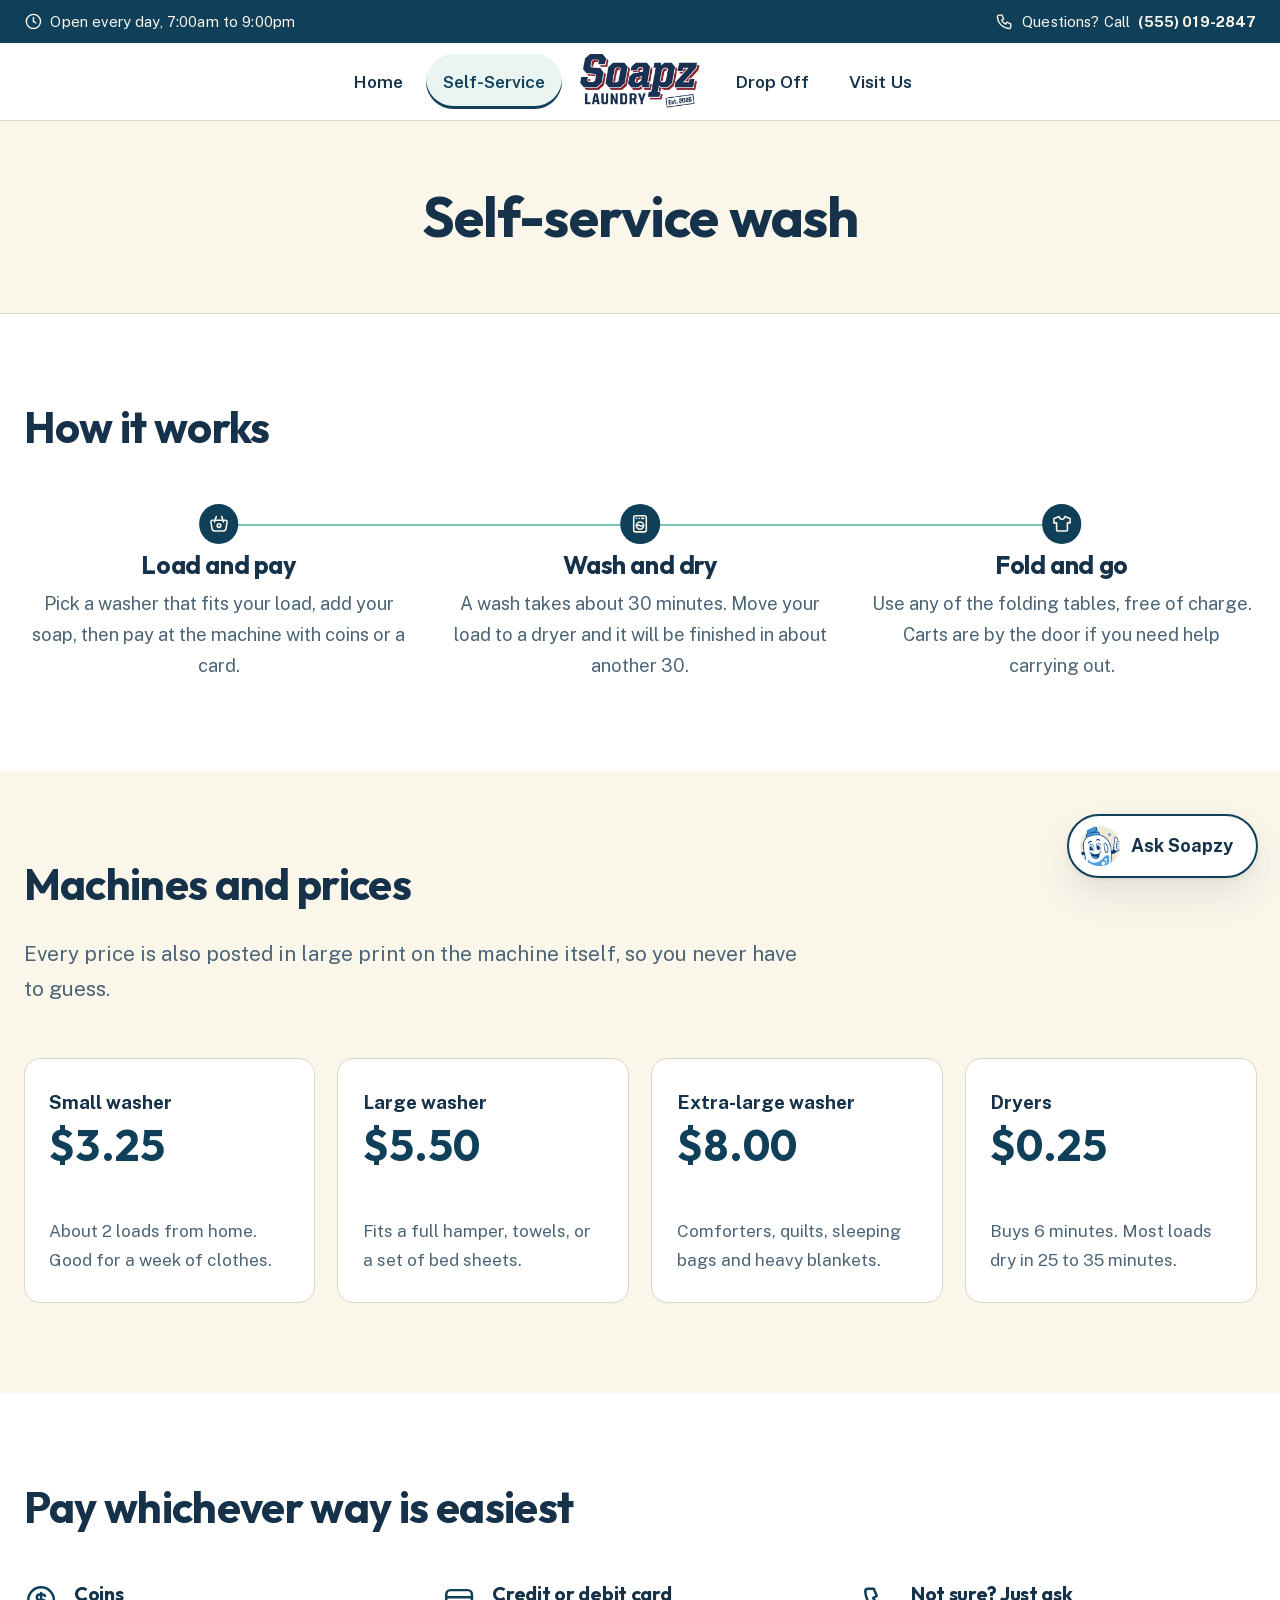
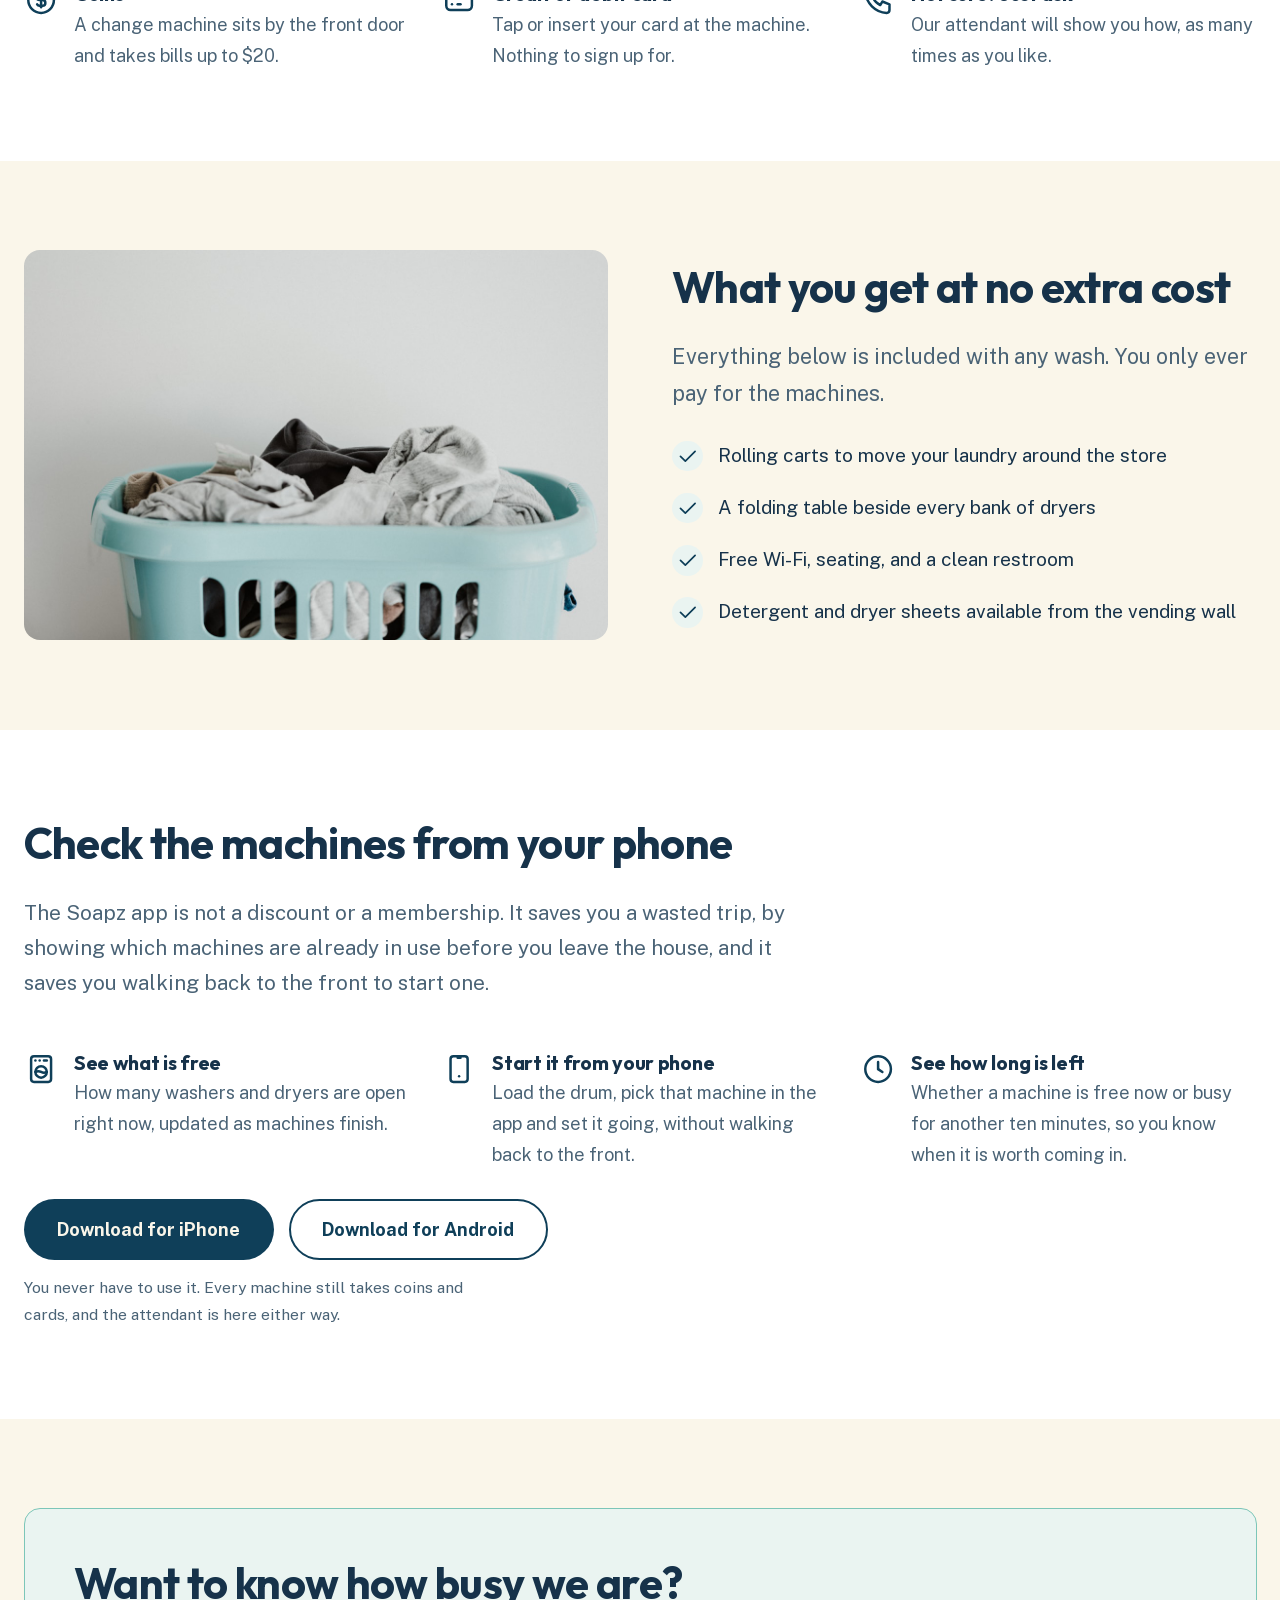
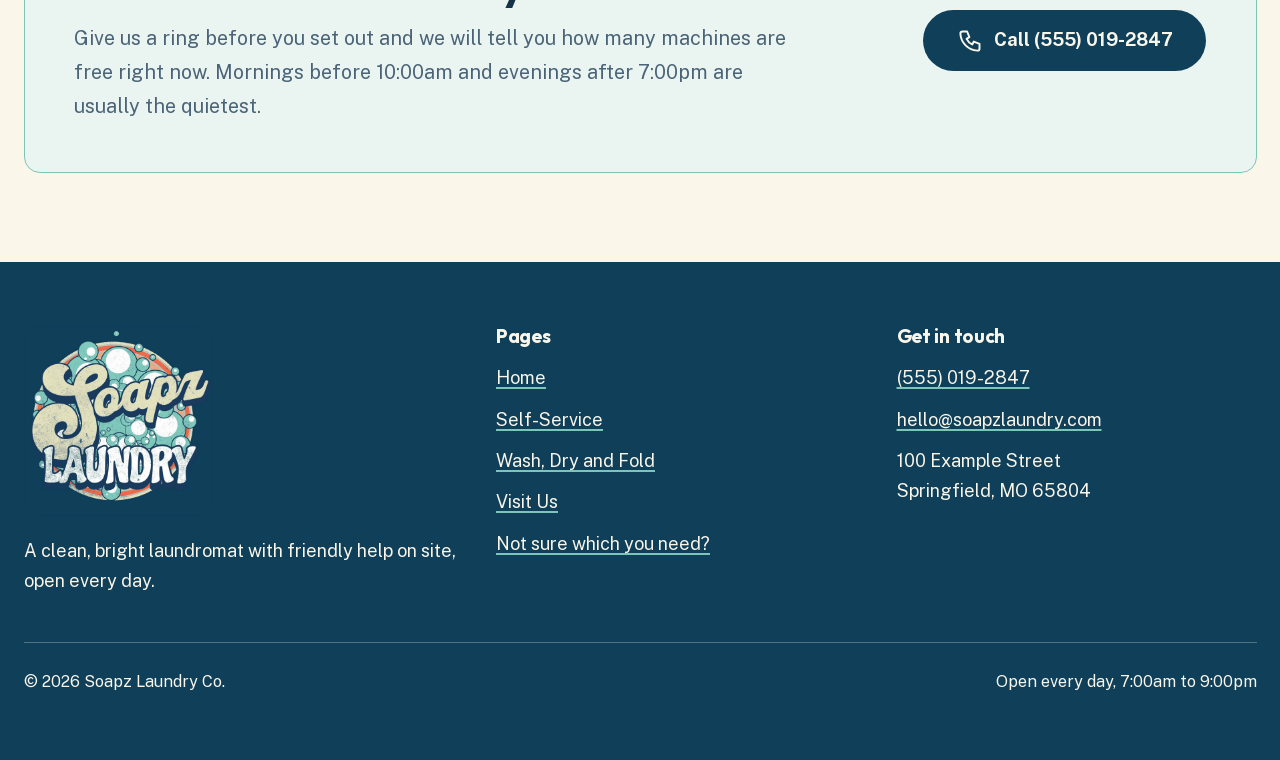
<file: self-service.html>
<!DOCTYPE html>
<html lang="en">
<head>
<meta charset="utf-8">
<meta name="viewport" content="width=device-width, initial-scale=1">
<title>Self-Service Wash | Soapz Laundry Co.</title>
<meta name="description" content="Use the machines at Soapz yourself. Large washers, fast dryers, pay by coin or card, and an attendant on site to help if you need it.">
<meta name="theme-color" content="#0f3f59">
<link rel="icon" href="assets/img/favicon-32.png" sizes="32x32" type="image/png">
<link rel="apple-touch-icon" href="assets/img/icon-180.png">
<link rel="preload" href="assets/fonts/publicsans-var.woff2" as="font" type="font/woff2" crossorigin>
<link rel="preload" href="assets/fonts/outfit-var.woff2" as="font" type="font/woff2" crossorigin>
<link rel="stylesheet" href="assets/css/styles.css">
<script src="assets/js/refresh-to-question.js"></script>
<script src="assets/js/scroll-reset.js"></script>
<script src="assets/js/chat.js" defer></script>
</head>
<body>

<a class="skip-link" href="#main">Skip to the main content</a>

<!-- Icon sprite: official Tabler Icons (MIT). -->
<svg width="0" height="0" style="position:absolute" aria-hidden="true" focusable="false">
  <symbol id="i-clock" viewBox="0 0 24 24" fill="none" stroke="currentColor" stroke-linecap="round" stroke-linejoin="round"><path d="M12 12m-9 0a9 9 0 1 0 18 0a9 9 0 1 0 -18 0"/><path d="M12 12l3 2"/><path d="M12 7v5"/></symbol>
  <symbol id="i-phone" viewBox="0 0 24 24" fill="none" stroke="currentColor" stroke-linecap="round" stroke-linejoin="round"><path d="M5 4h4l2 5l-2.5 1.5a11 11 0 0 0 5 5l1.5 -2.5l5 2v4a2 2 0 0 1 -2 2a16 16 0 0 1 -15 -15a2 2 0 0 1 2 -2"/></symbol>
  <symbol id="i-check" viewBox="0 0 24 24" fill="none" stroke="currentColor" stroke-linecap="round" stroke-linejoin="round"><path d="M5 12l5 5l10 -10"/></symbol>
  <symbol id="i-washer" viewBox="0 0 24 24" fill="none" stroke="currentColor" stroke-linecap="round" stroke-linejoin="round"><path d="M5 3m0 2a2 2 0 0 1 2 -2h10a2 2 0 0 1 2 2v14a2 2 0 0 1 -2 2h-10a2 2 0 0 1 -2 -2z"/><path d="M12 14m-4 0a4 4 0 1 0 8 0a4 4 0 1 0 -8 0"/><path d="M8 6h.01"/><path d="M11 6h.01"/><path d="M14 6h2"/><path d="M8 14c1.333 -.667 2.667 -.667 4 0c1.333 .667 2.667 .667 4 0"/></symbol>
  <symbol id="i-basket" viewBox="0 0 24 24" fill="none" stroke="currentColor" stroke-linecap="round" stroke-linejoin="round"><path d="M10 14a2 2 0 1 0 4 0a2 2 0 0 0 -4 0"/><path d="M5.001 8h13.999a2 2 0 0 1 1.977 2.304l-1.255 7.152a3 3 0 0 1 -2.966 2.544h-9.512a3 3 0 0 1 -2.965 -2.544l-1.255 -7.152a2 2 0 0 1 1.977 -2.304z"/><path d="M17 10l-2 -6"/><path d="M7 10l2 -6"/></symbol>
  <symbol id="i-shirt" viewBox="0 0 24 24" fill="none" stroke="currentColor" stroke-linecap="round" stroke-linejoin="round"><path d="M15 4l6 2v5h-3v8a1 1 0 0 1 -1 1h-10a1 1 0 0 1 -1 -1v-8h-3v-5l6 -2a3 3 0 0 0 6 0"/></symbol>
  <symbol id="i-coin" viewBox="0 0 24 24" fill="none" stroke="currentColor" stroke-linecap="round" stroke-linejoin="round"><path d="M12 12m-9 0a9 9 0 1 0 18 0a9 9 0 1 0 -18 0"/><path d="M14.8 9a2 2 0 0 0 -1.8 -1h-2a2 2 0 1 0 0 4h2a2 2 0 1 1 0 4h-2a2 2 0 0 1 -1.8 -1"/><path d="M12 7v10"/></symbol>
  <symbol id="i-card" viewBox="0 0 24 24" fill="none" stroke="currentColor" stroke-linecap="round" stroke-linejoin="round"><path d="M3 5m0 3a3 3 0 0 1 3 -3h12a3 3 0 0 1 3 3v8a3 3 0 0 1 -3 3h-12a3 3 0 0 1 -3 -3z"/><path d="M3 10l18 0"/><path d="M7 15l.01 0"/><path d="M11 15l2 0"/></symbol>
  <symbol id="i-mobile" viewBox="0 0 24 24" fill="none" stroke="currentColor" stroke-linecap="round" stroke-linejoin="round"><path d="M6 5a2 2 0 0 1 2 -2h8a2 2 0 0 1 2 2v14a2 2 0 0 1 -2 2h-8a2 2 0 0 1 -2 -2z"/><path d="M11 4h2"/><path d="M12 17v.01"/></symbol>
</svg>

<div class="utility">
  <div class="wrap utility__inner">
    <p><svg class="icon" aria-hidden="true"><use href="#i-clock"></use></svg> Open every day, 7:00am to 9:00pm</p>
    <p><svg class="icon" aria-hidden="true"><use href="#i-phone"></use></svg> Questions? Call <a href="tel:+15550192847">(555) 019-2847</a></p>
  </div>
</div>

<header class="masthead">
  <nav class="wrap nav__inner" aria-label="Main">
    <ul class="nav__list nav__list--left">
      <li><a href="home.html">Home</a></li>
      <li><a href="self-service.html" aria-current="page">Self-Service</a></li>
    </ul>
    <a class="brand" href="home.html" aria-label="Soapz Laundry Co., home page">
      <img class="brand__mark" src="assets/img/logo-wordmark.png" width="418" height="189"
           alt="" decoding="async">
    </a>
    <ul class="nav__list nav__list--right">
      <li><a href="wash-fold.html">Drop Off</a></li>
      <li><a href="locations.html">Visit Us</a></li>
    </ul>
  </nav>
</header>

<main id="main">

  <section class="pagehead pagehead--center">
    <div class="wrap">
      <h1>Self-service wash</h1>
    </div>
  </section>

  <section class="section">
    <div class="wrap">
      <div class="section__head">
        <h2>How it works</h2>
      </div>
      <div class="steps">
        <div class="step">
          <span class="step__dot"><svg class="icon" aria-hidden="true"><use href="#i-basket"></use></svg></span>
          <h3>Load and pay</h3>
          <p>Pick a washer that fits your load, add your soap, then pay at the machine with coins or a card.</p>
        </div>
        <div class="step">
          <span class="step__dot"><svg class="icon" aria-hidden="true"><use href="#i-washer"></use></svg></span>
          <h3>Wash and dry</h3>
          <p>A wash takes about 30 minutes. Move your load to a dryer and it will be finished in about another 30.</p>
        </div>
        <div class="step">
          <span class="step__dot"><svg class="icon" aria-hidden="true"><use href="#i-shirt"></use></svg></span>
          <h3>Fold and go</h3>
          <p>Use any of the folding tables, free of charge. Carts are by the door if you need help carrying out.</p>
        </div>
      </div>
    </div>
  </section>

  <section class="section section--tint">
    <div class="wrap">
      <div class="section__head">
        <h2>Machines and prices</h2>
        <p>Every price is also posted in large print on the machine itself, so you never have to guess.</p>
      </div>
      <!-- PLACEHOLDER PRICES: replace all four figures below with the real
           Soapz pricing before this site goes live. See README.md. -->
      <div class="tiles">
        <div class="tile">
          <p class="tile__label">Small washer</p>
          <p class="tile__price">$3.25</p>
          <p class="tile__note">About 2 loads from home. Good for a week of clothes.</p>
        </div>
        <div class="tile">
          <p class="tile__label">Large washer</p>
          <p class="tile__price">$5.50</p>
          <p class="tile__note">Fits a full hamper, towels, or a set of bed sheets.</p>
        </div>
        <div class="tile">
          <p class="tile__label">Extra-large washer</p>
          <p class="tile__price">$8.00</p>
          <p class="tile__note">Comforters, quilts, sleeping bags and heavy blankets.</p>
        </div>
        <div class="tile">
          <p class="tile__label">Dryers</p>
          <p class="tile__price">$0.25</p>
          <p class="tile__note">Buys 6 minutes. Most loads dry in 25 to 35 minutes.</p>
        </div>
      </div>
    </div>
  </section>

  <section class="section">
    <div class="wrap">
      <div class="section__head">
        <h2>Pay whichever way is easiest</h2>
      </div>
      <div class="payrow">
        <div class="pay">
          <svg class="icon" aria-hidden="true"><use href="#i-coin"></use></svg>
          <div>
            <h3>Coins</h3>
            <p>A change machine sits by the front door and takes bills up to $20.</p>
          </div>
        </div>
        <div class="pay">
          <svg class="icon" aria-hidden="true"><use href="#i-card"></use></svg>
          <div>
            <h3>Credit or debit card</h3>
            <p>Tap or insert your card at the machine. Nothing to sign up for.</p>
          </div>
        </div>
        <div class="pay">
          <svg class="icon" aria-hidden="true"><use href="#i-phone"></use></svg>
          <div>
            <h3>Not sure? Just ask</h3>
            <p>Our attendant will show you how, as many times as you like.</p>
          </div>
        </div>
      </div>
    </div>
  </section>

  <section class="section section--tint">
    <div class="wrap split">
      <div class="split__media">
        <img src="assets/img/basket.jpg" width="1200" height="800" loading="lazy" decoding="async"
             alt="A pale blue laundry basket filled with clean laundry.">
      </div>
      <div>
        <h2>What you get at no extra cost</h2>
        <p class="lead">Everything below is included with any wash. You only ever pay for the machines.</p>
        <ul class="checklist">
          <li><svg class="icon" aria-hidden="true"><use href="#i-check"></use></svg><span>Rolling carts to move your laundry around the store</span></li>
          <li><svg class="icon" aria-hidden="true"><use href="#i-check"></use></svg><span>A folding table beside every bank of dryers</span></li>
          <li><svg class="icon" aria-hidden="true"><use href="#i-check"></use></svg><span>Free Wi-Fi, seating, and a clean restroom</span></li>
          <li><svg class="icon" aria-hidden="true"><use href="#i-check"></use></svg><span>Detergent and dryer sheets available from the vending wall</span></li>
        </ul>
      </div>
    </div>
  </section>

  <!-- PLACEHOLDER: THE SOAPZ APP.
       Every line in this section is a stand-in, because the app is not out
       yet: its name, the three things it claims to do, and both download
       buttons, which currently go nowhere. Fill them in or delete the whole
       section before this site goes live. A download button that leads
       nowhere is worse than no section at all. Ask Soapzy answers app
       questions from a matching placeholder in assets/js/chat.js, and those
       need to change at the same time. See README.md. -->
  <section class="section" id="app">
    <div class="wrap">
      <div class="section__head">
        <h2>Check the machines from your phone</h2>
        <p>The Soapz app is not a discount or a membership. It saves you a wasted trip, by showing which machines are already in use before you leave the house, and it saves you walking back to the front to start one.</p>
      </div>
      <div class="payrow">
        <div class="pay">
          <svg class="icon" aria-hidden="true"><use href="#i-washer"></use></svg>
          <div>
            <h3>See what is free</h3>
            <p>How many washers and dryers are open right now, updated as machines finish.</p>
          </div>
        </div>
        <div class="pay">
          <svg class="icon" aria-hidden="true"><use href="#i-mobile"></use></svg>
          <div>
            <h3>Start it from your phone</h3>
            <p>Load the drum, pick that machine in the app and set it going, without walking back to the front.</p>
          </div>
        </div>
        <div class="pay">
          <svg class="icon" aria-hidden="true"><use href="#i-clock"></use></svg>
          <div>
            <h3>See how long is left</h3>
            <p>Whether a machine is free now or busy for another ten minutes, so you know when it is worth coming in.</p>
          </div>
        </div>
      </div>
      <div class="btn-row">
        <a class="btn btn--primary" href="#">Download for iPhone</a>
        <a class="btn btn--secondary" href="#">Download for Android</a>
      </div>
      <p class="disclaimer">You never have to use it. Every machine still takes coins and cards, and the attendant is here either way.</p>
    </div>
  </section>

  <section class="section section--tint">
    <div class="wrap">
      <div class="callout">
        <div class="callout__text">
          <h2>Want to know how busy we are?</h2>
          <p>Give us a ring before you set out and we will tell you how many machines are free right now. Mornings before 10:00am and evenings after 7:00pm are usually the quietest.</p>
        </div>
        <a class="btn btn--primary" href="tel:+15550192847">
          <svg class="icon" aria-hidden="true"><use href="#i-phone"></use></svg>
          Call (555) 019-2847
        </a>
      </div>
    </div>
  </section>

</main>

<footer class="footer">
  <div class="wrap">
    <div class="footer__grid">
      <div class="footer__brand">
        <img class="brand__badge" src="assets/img/logo-badge.png" width="568" height="566"
             alt="Soapz Laundry Co." loading="lazy" decoding="async">
        <p style="margin-top:1.1rem">A clean, bright laundromat with friendly help on site, open every day.</p>
      </div>
      <div>
        <h3>Pages</h3>
        <ul>
          <li><a href="home.html">Home</a></li>
          <li><a href="self-service.html">Self-Service</a></li>
          <li><a href="wash-fold.html">Wash, Dry and Fold</a></li>
          <li><a href="locations.html">Visit Us</a></li>
          <li><a href="index.html">Not sure which you need?</a></li>
        </ul>
      </div>
      <div>
        <h3>Get in touch</h3>
        <ul>
          <li><a href="tel:+15550192847">(555) 019-2847</a></li>
          <li><a href="mailto:hello@soapzlaundry.com">hello@soapzlaundry.com</a></li>
          <li>100 Example Street<br>Springfield, MO 65804</li>
        </ul>
      </div>
    </div>
    <div class="footer__bottom">
      <span>&copy; 2026 Soapz Laundry Co.</span>
      <span>Open every day, 7:00am to 9:00pm</span>
    </div>
  </div>
</footer>

</body>
</html>
</file>
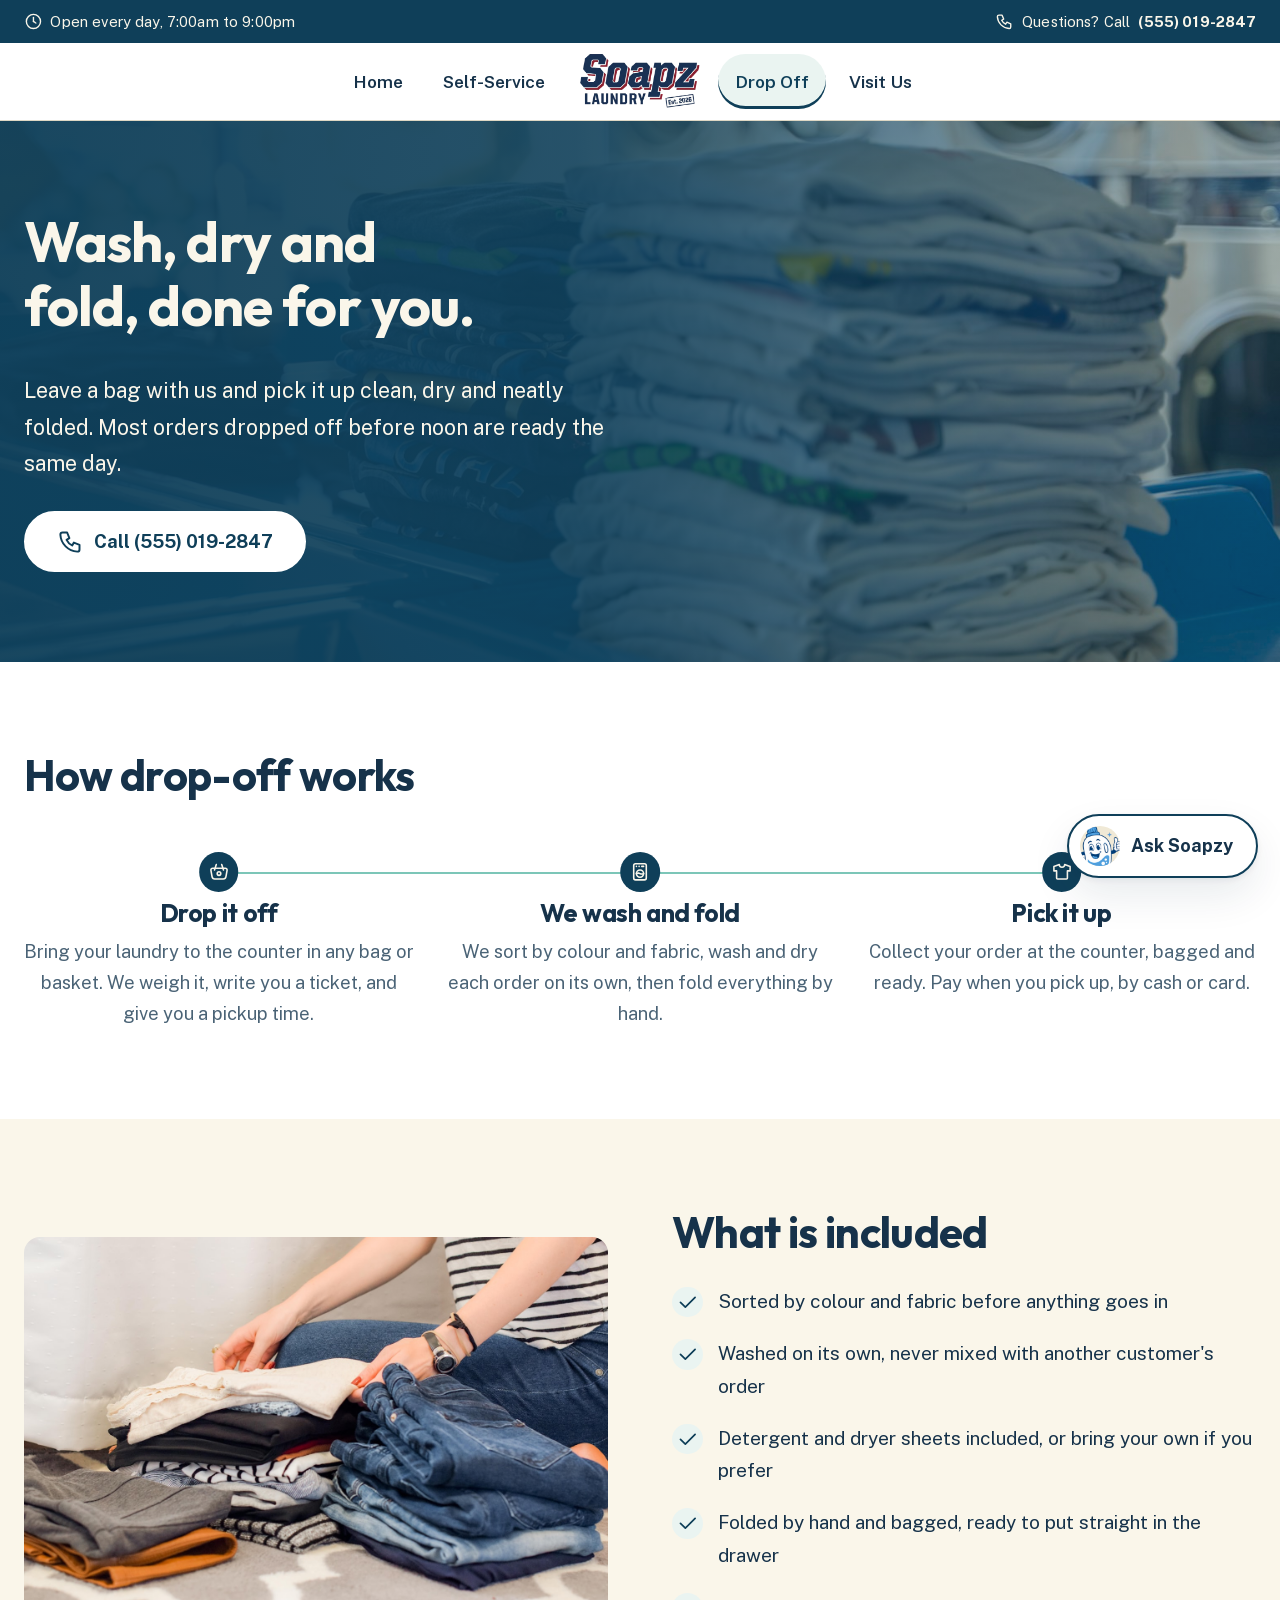
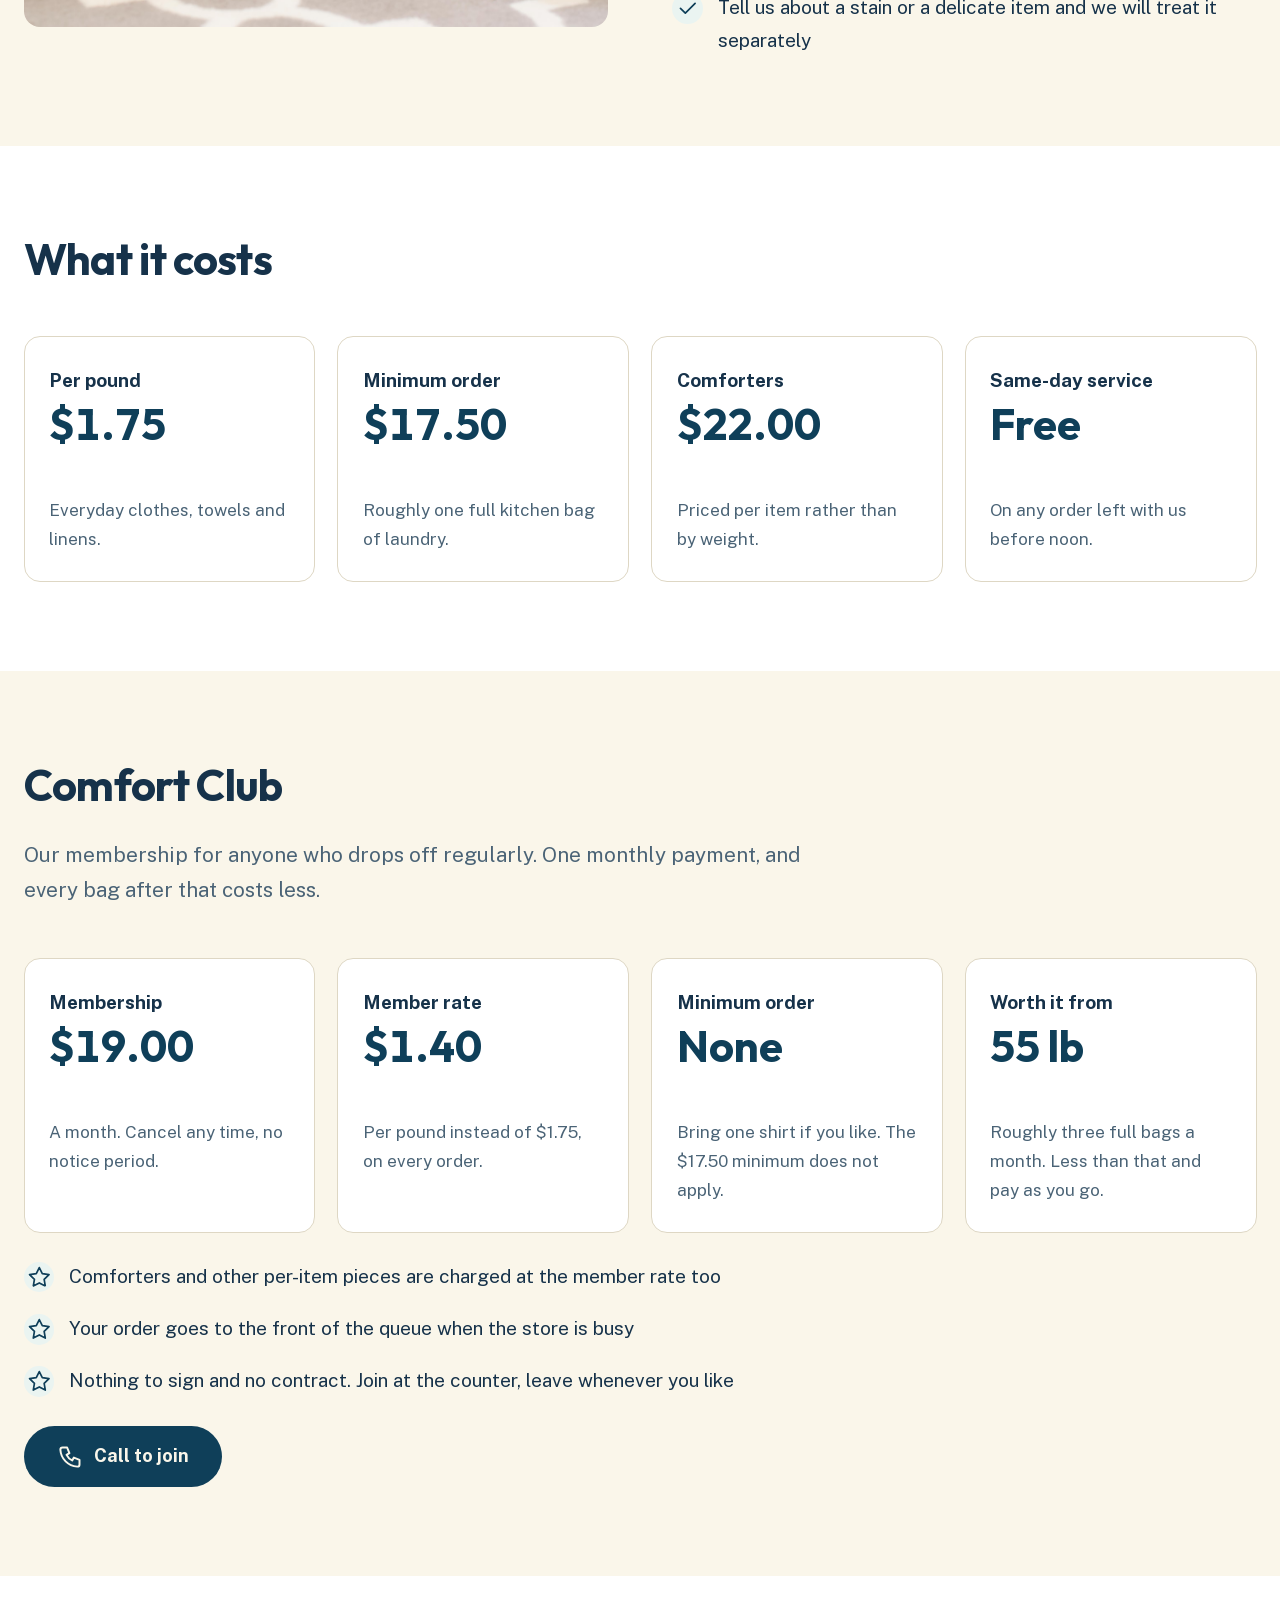
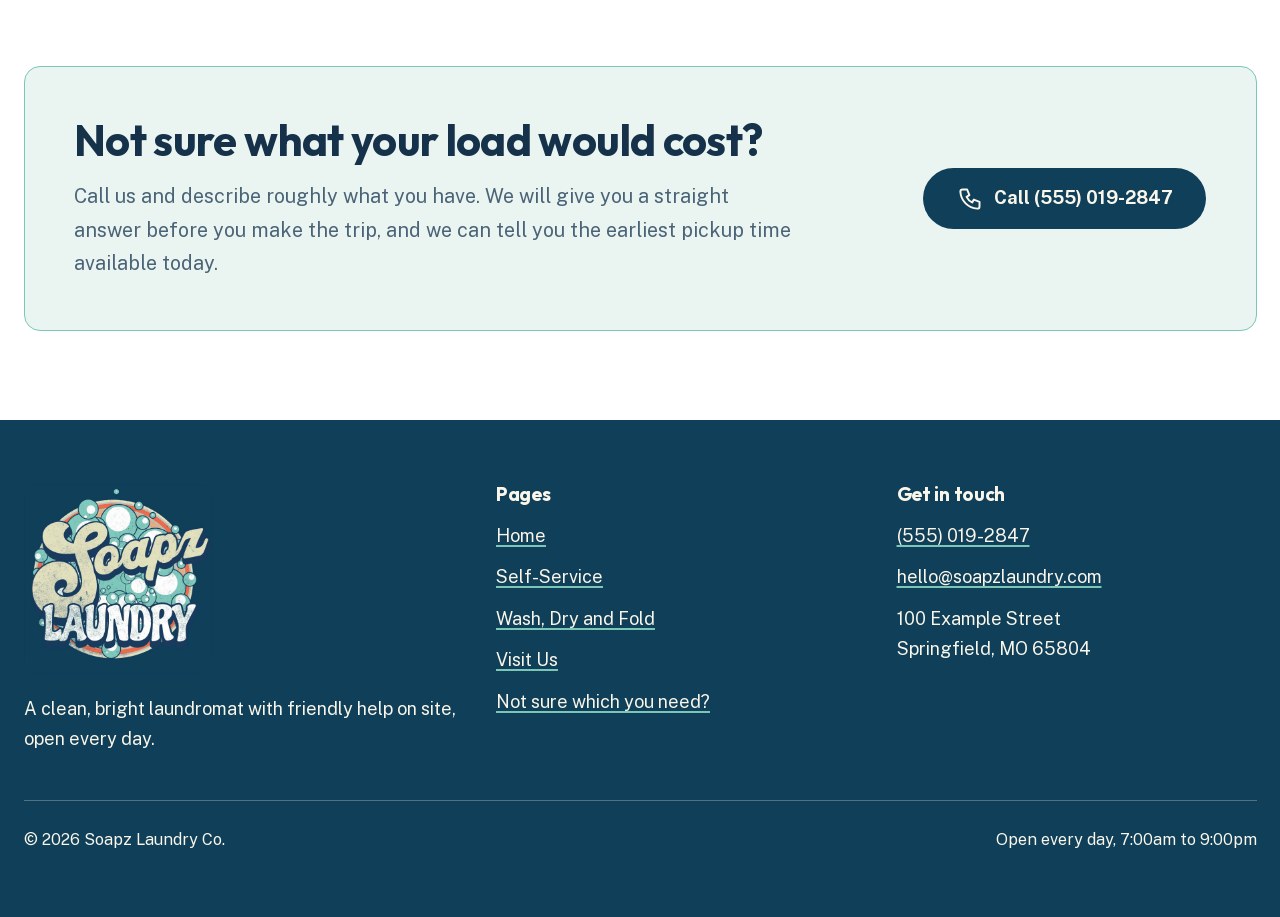
<file: wash-fold.html>
<!DOCTYPE html>
<html lang="en">
<head>
<meta charset="utf-8">
<meta name="viewport" content="width=device-width, initial-scale=1">
<title>Wash, Dry and Fold Drop-Off | Soapz Laundry Co.</title>
<meta name="description" content="Drop your laundry at Soapz and pick it up washed, dried and neatly folded. Most orders left before noon are ready the same day.">
<meta name="theme-color" content="#0f3f59">
<link rel="icon" href="assets/img/favicon-32.png" sizes="32x32" type="image/png">
<link rel="apple-touch-icon" href="assets/img/icon-180.png">
<link rel="preload" href="assets/fonts/publicsans-var.woff2" as="font" type="font/woff2" crossorigin>
<link rel="preload" href="assets/fonts/outfit-var.woff2" as="font" type="font/woff2" crossorigin>
<link rel="stylesheet" href="assets/css/styles.css">
<script src="assets/js/refresh-to-question.js"></script>
<script src="assets/js/scroll-reset.js"></script>
<script src="assets/js/chat.js" defer></script>
</head>
<body>

<a class="skip-link" href="#main">Skip to the main content</a>

<!-- Icon sprite: official Tabler Icons (MIT). -->
<svg width="0" height="0" style="position:absolute" aria-hidden="true" focusable="false">
  <symbol id="i-clock" viewBox="0 0 24 24" fill="none" stroke="currentColor" stroke-linecap="round" stroke-linejoin="round"><path d="M12 12m-9 0a9 9 0 1 0 18 0a9 9 0 1 0 -18 0"/><path d="M12 12l3 2"/><path d="M12 7v5"/></symbol>
  <symbol id="i-phone" viewBox="0 0 24 24" fill="none" stroke="currentColor" stroke-linecap="round" stroke-linejoin="round"><path d="M5 4h4l2 5l-2.5 1.5a11 11 0 0 0 5 5l1.5 -2.5l5 2v4a2 2 0 0 1 -2 2a16 16 0 0 1 -15 -15a2 2 0 0 1 2 -2"/></symbol>
  <symbol id="i-check" viewBox="0 0 24 24" fill="none" stroke="currentColor" stroke-linecap="round" stroke-linejoin="round"><path d="M5 12l5 5l10 -10"/></symbol>
  <symbol id="i-basket" viewBox="0 0 24 24" fill="none" stroke="currentColor" stroke-linecap="round" stroke-linejoin="round"><path d="M10 14a2 2 0 1 0 4 0a2 2 0 0 0 -4 0"/><path d="M5.001 8h13.999a2 2 0 0 1 1.977 2.304l-1.255 7.152a3 3 0 0 1 -2.966 2.544h-9.512a3 3 0 0 1 -2.965 -2.544l-1.255 -7.152a2 2 0 0 1 1.977 -2.304z"/><path d="M17 10l-2 -6"/><path d="M7 10l2 -6"/></symbol>
  <symbol id="i-washer" viewBox="0 0 24 24" fill="none" stroke="currentColor" stroke-linecap="round" stroke-linejoin="round"><path d="M5 3m0 2a2 2 0 0 1 2 -2h10a2 2 0 0 1 2 2v14a2 2 0 0 1 -2 2h-10a2 2 0 0 1 -2 -2z"/><path d="M12 14m-4 0a4 4 0 1 0 8 0a4 4 0 1 0 -8 0"/><path d="M8 6h.01"/><path d="M11 6h.01"/><path d="M14 6h2"/><path d="M8 14c1.333 -.667 2.667 -.667 4 0c1.333 .667 2.667 .667 4 0"/></symbol>
  <symbol id="i-shirt" viewBox="0 0 24 24" fill="none" stroke="currentColor" stroke-linecap="round" stroke-linejoin="round"><path d="M15 4l6 2v5h-3v8a1 1 0 0 1 -1 1h-10a1 1 0 0 1 -1 -1v-8h-3v-5l6 -2a3 3 0 0 0 6 0"/></symbol>
  <symbol id="i-star" viewBox="0 0 24 24" fill="none" stroke="currentColor" stroke-linecap="round" stroke-linejoin="round"><path d="M12 17.75l-6.172 3.245l1.179 -6.873l-5 -4.867l6.9 -1l3.086 -6.253l3.086 6.253l6.9 1l-5 4.867l1.179 6.873z"/></symbol>
</svg>

<div class="utility">
  <div class="wrap utility__inner">
    <p><svg class="icon" aria-hidden="true"><use href="#i-clock"></use></svg> Open every day, 7:00am to 9:00pm</p>
    <p><svg class="icon" aria-hidden="true"><use href="#i-phone"></use></svg> Questions? Call <a href="tel:+15550192847">(555) 019-2847</a></p>
  </div>
</div>

<header class="masthead">
  <nav class="wrap nav__inner" aria-label="Main">
    <ul class="nav__list nav__list--left">
      <li><a href="home.html">Home</a></li>
      <li><a href="self-service.html">Self-Service</a></li>
    </ul>
    <a class="brand" href="home.html" aria-label="Soapz Laundry Co., home page">
      <img class="brand__mark" src="assets/img/logo-wordmark.png" width="418" height="189"
           alt="" decoding="async">
    </a>
    <ul class="nav__list nav__list--right">
      <li><a href="wash-fold.html" aria-current="page">Drop Off</a></li>
      <li><a href="locations.html">Visit Us</a></li>
    </ul>
  </nav>
</header>

<main id="main">

  <!-- Photo banner. A strong scrim sits between the image and the text so the
       headline keeps AA contrast no matter what part of the photo shows. -->
  <section class="banner">
    <div class="banner__media">
      <img src="assets/img/wash-fold.jpg" width="1600" height="1067" fetchpriority="high" decoding="async"
           alt="Neatly folded shirts and towels stacked on a counter at the Soapz laundromat.">
    </div>
    <div class="banner__scrim"></div>
    <div class="wrap banner__inner">
      <h1>Wash, dry and fold, done for you.</h1>
      <p>Leave a bag with us and pick it up clean, dry and neatly folded. Most orders dropped off before noon are ready the same day.</p>
      <div class="btn-row">
        <a class="btn btn--onImage" href="tel:+15550192847">
          <svg class="icon" aria-hidden="true"><use href="#i-phone"></use></svg>
          Call (555) 019-2847
        </a>
      </div>
    </div>
  </section>

  <section class="section">
    <div class="wrap">
      <div class="section__head">
        <h2>How drop-off works</h2>
      </div>
      <div class="steps">
        <div class="step">
          <span class="step__dot"><svg class="icon" aria-hidden="true"><use href="#i-basket"></use></svg></span>
          <h3>Drop it off</h3>
          <p>Bring your laundry to the counter in any bag or basket. We weigh it, write you a ticket, and give you a pickup time.</p>
        </div>
        <div class="step">
          <span class="step__dot"><svg class="icon" aria-hidden="true"><use href="#i-washer"></use></svg></span>
          <h3>We wash and fold</h3>
          <p>We sort by colour and fabric, wash and dry each order on its own, then fold everything by hand.</p>
        </div>
        <div class="step">
          <span class="step__dot"><svg class="icon" aria-hidden="true"><use href="#i-shirt"></use></svg></span>
          <h3>Pick it up</h3>
          <p>Collect your order at the counter, bagged and ready. Pay when you pick up, by cash or card.</p>
        </div>
      </div>
    </div>
  </section>

  <section class="section section--tint">
    <div class="wrap split">
      <div class="split__media">
        <img src="assets/img/hand-folding.jpg" width="1400" height="933" loading="lazy" decoding="async"
             alt="Clean shirts and jeans being folded by hand into neat stacks.">
      </div>
      <div>
        <h2>What is included</h2>
        <ul class="checklist">
          <li><svg class="icon" aria-hidden="true"><use href="#i-check"></use></svg><span>Sorted by colour and fabric before anything goes in</span></li>
          <li><svg class="icon" aria-hidden="true"><use href="#i-check"></use></svg><span>Washed on its own, never mixed with another customer's order</span></li>
          <li><svg class="icon" aria-hidden="true"><use href="#i-check"></use></svg><span>Detergent and dryer sheets included, or bring your own if you prefer</span></li>
          <li><svg class="icon" aria-hidden="true"><use href="#i-check"></use></svg><span>Folded by hand and bagged, ready to put straight in the drawer</span></li>
          <li><svg class="icon" aria-hidden="true"><use href="#i-check"></use></svg><span>Tell us about a stain or a delicate item and we will treat it separately</span></li>
        </ul>
      </div>
    </div>
  </section>

  <section class="section">
    <div class="wrap">
      <div class="section__head">
        <h2>What it costs</h2>
      </div>
      <!-- PLACEHOLDER PRICES: replace the three figures below with real Soapz
           pricing before this site goes live. See README.md.
           The Comfort Club member rate goes here too, as a fifth tile or a
           second figure on the per-pound one, once it is decided. Ask Soapzy
           already answers club questions from a placeholder. -->
      <div class="tiles">
        <div class="tile">
          <p class="tile__label">Per pound</p>
          <p class="tile__price">$1.75</p>
          <p class="tile__note">Everyday clothes, towels and linens.</p>
        </div>
        <div class="tile">
          <p class="tile__label">Minimum order</p>
          <p class="tile__price">$17.50</p>
          <p class="tile__note">Roughly one full kitchen bag of laundry.</p>
        </div>
        <div class="tile">
          <p class="tile__label">Comforters</p>
          <p class="tile__price">$22.00</p>
          <p class="tile__note">Priced per item rather than by weight.</p>
        </div>
        <div class="tile">
          <p class="tile__label">Same-day service</p>
          <p class="tile__price">Free</p>
          <p class="tile__note">On any order left with us before noon.</p>
        </div>
      </div>
    </div>
  </section>

  <!-- PLACEHOLDER: THE COMFORT CLUB.
       Every figure and every benefit below is invented, because none of it is
       decided yet: the monthly price, the member rate per pound, and all three
       perks. Replace them or delete the whole section before this site goes
       live, since a membership nobody can actually buy is worse than no
       section at all. Ask Soapzy answers club questions from a matching
       placeholder in assets/js/chat.js, and those need to change at the same
       time. See README.md. -->
  <section class="section section--tint" id="comfort-club">
    <div class="wrap">
      <div class="section__head">
        <h2>Comfort Club</h2>
        <p>Our membership for anyone who drops off regularly. One monthly payment, and every bag after that costs less.</p>
      </div>
      <div class="tiles">
        <div class="tile">
          <p class="tile__label">Membership</p>
          <p class="tile__price">$19.00</p>
          <p class="tile__note">A month. Cancel any time, no notice period.</p>
        </div>
        <div class="tile">
          <p class="tile__label">Member rate</p>
          <p class="tile__price">$1.40</p>
          <p class="tile__note">Per pound instead of $1.75, on every order.</p>
        </div>
        <div class="tile">
          <p class="tile__label">Minimum order</p>
          <p class="tile__price">None</p>
          <p class="tile__note">Bring one shirt if you like. The $17.50 minimum does not apply.</p>
        </div>
        <div class="tile">
          <p class="tile__label">Worth it from</p>
          <p class="tile__price">55 lb</p>
          <p class="tile__note">Roughly three full bags a month. Less than that and pay as you go.</p>
        </div>
      </div>
      <ul class="checklist">
        <li><svg class="icon" aria-hidden="true"><use href="#i-star"></use></svg><span>Comforters and other per-item pieces are charged at the member rate too</span></li>
        <li><svg class="icon" aria-hidden="true"><use href="#i-star"></use></svg><span>Your order goes to the front of the queue when the store is busy</span></li>
        <li><svg class="icon" aria-hidden="true"><use href="#i-star"></use></svg><span>Nothing to sign and no contract. Join at the counter, leave whenever you like</span></li>
      </ul>
      <div class="btn-row">
        <a class="btn btn--primary" href="tel:+15550192847">
          <svg class="icon" aria-hidden="true"><use href="#i-phone"></use></svg>
          Call to join
        </a>
      </div>
    </div>
  </section>

  <section class="section">
    <div class="wrap">
      <div class="callout">
        <div class="callout__text">
          <h2>Not sure what your load would cost?</h2>
          <p>Call us and describe roughly what you have. We will give you a straight answer before you make the trip, and we can tell you the earliest pickup time available today.</p>
        </div>
        <a class="btn btn--primary" href="tel:+15550192847">
          <svg class="icon" aria-hidden="true"><use href="#i-phone"></use></svg>
          Call (555) 019-2847
        </a>
      </div>
    </div>
  </section>

</main>

<footer class="footer">
  <div class="wrap">
    <div class="footer__grid">
      <div class="footer__brand">
        <img class="brand__badge" src="assets/img/logo-badge.png" width="568" height="566"
             alt="Soapz Laundry Co." loading="lazy" decoding="async">
        <p style="margin-top:1.1rem">A clean, bright laundromat with friendly help on site, open every day.</p>
      </div>
      <div>
        <h3>Pages</h3>
        <ul>
          <li><a href="home.html">Home</a></li>
          <li><a href="self-service.html">Self-Service</a></li>
          <li><a href="wash-fold.html">Wash, Dry and Fold</a></li>
          <li><a href="locations.html">Visit Us</a></li>
          <li><a href="index.html">Not sure which you need?</a></li>
        </ul>
      </div>
      <div>
        <h3>Get in touch</h3>
        <ul>
          <li><a href="tel:+15550192847">(555) 019-2847</a></li>
          <li><a href="mailto:hello@soapzlaundry.com">hello@soapzlaundry.com</a></li>
          <li>100 Example Street<br>Springfield, MO 65804</li>
        </ul>
      </div>
    </div>
    <div class="footer__bottom">
      <span>&copy; 2026 Soapz Laundry Co.</span>
      <span>Open every day, 7:00am to 9:00pm</span>
    </div>
  </div>
</footer>

</body>
</html>
</file>
<file: assets/css/styles.css>
/* ==========================================================================
   Soapz Laundry Co.
   --------------------------------------------------------------------------
   THEME       Taken straight off the logos. Every colour below is sampled
               from assets/img/logo-badge.png or logo-wordmark.png rather than
               picked to sit near them: deep navy field, cream lettering, the
               teal of the bubbles and the coral of the ring. Light mode is
               locked because the marks are drawn for a light page;
               `color-scheme:light` stops browsers auto-darkening form
               controls and breaking it.
   TYPE        Outfit (display) + Public Sans (body). Public Sans is used for
               all reading text because it was drawn for legibility at size,
               which matters for the older audience this site is built for.
   BASE SIZE   18px. Everything is in rem so it scales with browser zoom and
               OS text-size settings.
   MOTION      Deliberately minimal. Hover/focus feedback only, no scroll
               animation, no autoplay. Nothing moves that the user did not
               touch first.
   SHAPE RULE  Interactive controls = full pill. Surfaces (cards, images,
               panels) = 16px. Inputs = 12px. Applied everywhere, no mixing.
   COLOUR RULE Navy carries the structure and every piece of blue text. Cream
               is what sits on navy. Teal and coral are the logo's own
               accents and are rationed: teal fills one band and tints the
               icon chips, coral only ever draws a line (link underlines,
               rules, dots) and never carries text. Nothing else is
               introduced.
   ========================================================================== */

/* ---------- Fonts (self-hosted, no external requests) ---------- */
@font-face {
  font-family: "Outfit";
  src: url("../fonts/outfit-var.woff2") format("woff2");
  font-weight: 400 700;
  font-style: normal;
  font-display: swap;
}
@font-face {
  font-family: "Public Sans";
  src: url("../fonts/publicsans-var.woff2") format("woff2");
  font-weight: 400 700;
  font-style: normal;
  font-display: swap;
}

/* ---------- Tokens ---------- */
:root {
  color-scheme: light;

  /* ---- Surfaces ---- */
  --white: #ffffff;
  --paper: #faf6ea;        /* the badge cream, lightened: tinted bands   */
  --sand:  #f0e9d6;        /* one step deeper: chat log, inset fills     */
  --mist:  #eaf4f1;        /* the badge teal at a whisper: hover, chips  */
  --line:  #ded7c4;        /* warm hairline, sits under both of the above */

  /* ---- Navy. The badge's own field colour, so the badge artwork drops onto
     a navy band with no visible edge. It is the only blue on the site: it
     fills the bars and buttons AND writes every piece of blue text, because
     at 11.2:1 on white it is dark enough to do both jobs. Cream is what
     goes on top of it (10.4:1); --navy-deep is only ever a hover state. */
  --navy: #0f3f59;
  --navy-deep: #0a2e41;

  /* ---- The two logo accents. Rationed on purpose, see COLOUR RULE above. */
  --teal: #7cc6b8;         /* light fill only. --ink on it = 6.7:1       */
  --teal-deep: #1c7a6e;    /* the same hue dark enough to write with, 5.2:1 */
  --coral: #e26a4a;        /* lines and dots only. Never carries text.   */

  --ink: #16324a;          /* 13.2:1 on white, 12.2:1 on cream */
  --ink-2: #4a6376;        /* 6.3:1 on white,  5.8:1 on cream  */

  --radius-surface: 16px;
  --radius-input: 12px;
  --radius-pill: 999px;

  --shadow-sm: 0 1px 2px rgba(15, 46, 66, .06), 0 4px 12px rgba(15, 46, 66, .05);
  --shadow-md: 0 2px 6px rgba(15, 46, 66, .07), 0 18px 40px rgba(15, 46, 66, .09);

  --wrap: 71rem;
  --section-y: clamp(3.5rem, 7vw, 5.5rem);

  --font-display: "Outfit", "Trebuchet MS", sans-serif;
  --font-body: "Public Sans", "Helvetica Neue", Arial, sans-serif;
}

/* ---------- Reset ---------- */
*, *::before, *::after { box-sizing: border-box; }

html {
  font-size: 112.5%;              /* 18px base */
  -webkit-text-size-adjust: 100%;
  scroll-behavior: smooth;
}

body {
  margin: 0;
  background: var(--white);
  color: var(--ink);
  font-family: var(--font-body);
  font-size: 1rem;
  line-height: 1.7;
  -webkit-font-smoothing: antialiased;
}

img { max-width: 100%; height: auto; display: block; }
figure { margin: 0; }

h1, h2, h3, h4 {
  font-family: var(--font-display);
  color: var(--ink);
  line-height: 1.15;
  margin: 0 0 .6em;
  letter-spacing: -0.015em;
  font-weight: 700;
  text-wrap: balance;
}

h1 { font-size: clamp(2.1rem, 5vw, 3.1rem); }
h2 { font-size: clamp(1.7rem, 3.6vw, 2.4rem); }
h3 { font-size: clamp(1.2rem, 2vw, 1.4rem); }

p { margin: 0 0 1.1em; max-width: 62ch; }
p:last-child { margin-bottom: 0; }

/* Navy is also the body text colour, so a link cannot be told apart from a
   sentence by hue alone. The coral underline is what marks it, which is the
   accessible way round anyway: never colour on its own. */
a {
  color: var(--navy);
  text-decoration-color: var(--coral);
  text-decoration-thickness: 2px;
  text-underline-offset: 3px;
}
a:hover { text-decoration-thickness: 3px; }

/* ---------- Focus: thick and unmissable ---------- */
:focus-visible {
  outline: 3px solid var(--navy);
  outline-offset: 3px;
  border-radius: 4px;
}
/* Navy bands would swallow a navy ring, so it flips to cream on them. */
.utility :focus-visible,
.footer :focus-visible,
.banner :focus-visible { outline-color: var(--paper); }

/* ---------- Helpers ---------- */
.wrap { width: 100%; max-width: var(--wrap); margin-inline: auto; padding-inline: 1.25rem; }
.visually-hidden {
  position: absolute; width: 1px; height: 1px; padding: 0; margin: -1px;
  overflow: hidden; clip: rect(0 0 0 0); white-space: nowrap; border: 0;
}
.icon { width: 1.5rem; height: 1.5rem; flex: none; stroke-width: 1.75; }
.section { padding-block: var(--section-y); }
.section--tint { background: var(--paper); }
.lead { font-size: 1.2rem; color: var(--ink-2); max-width: 55ch; }

.skip-link {
  position: absolute; left: 1rem; top: -4rem; z-index: 100;
  background: var(--navy); color: var(--paper); padding: .85rem 1.4rem;
  border-radius: 0 0 var(--radius-input) var(--radius-input);
  font-weight: 600; text-decoration: none;
}
.skip-link:focus { top: 0; }

/* ==========================================================================
   Header
   Utility bar scrolls away, the nav bar sticks. Nav stays on one line at
   desktop (68px tall) and becomes a wrapped grid of large targets on mobile.
   ========================================================================== */
.utility {
  background: var(--navy);
  color: var(--paper);
  font-size: .82rem;
  letter-spacing: .01em;
}
.utility__inner {
  display: flex; flex-wrap: wrap; gap: .35rem 1.5rem;
  align-items: center; justify-content: space-between;
  min-height: 2.4rem; padding-block: .35rem;
}
.utility p { margin: 0; display: inline-flex; align-items: center; gap: .45rem; }
.utility .icon { width: 1.05rem; height: 1.05rem; }
.utility a { color: var(--paper); font-weight: 700; text-decoration: none; }
.utility a:hover { text-decoration: underline; text-decoration-color: var(--teal); }

.masthead {
  position: sticky; top: 0; z-index: 40;
  background: rgba(255, 255, 255, .96);
  backdrop-filter: blur(8px);
  border-bottom: 1px solid var(--line);
}

.nav__inner {
  display: grid;
  grid-template-columns: 1fr auto 1fr;
  align-items: center;
  gap: 1rem;
  min-height: 4.25rem;              /* 68px at desktop */
}

.nav__list {
  list-style: none; margin: 0; padding: 0;
  display: flex; align-items: center; gap: .35rem;
}
.nav__list--left  { justify-content: flex-end; }
.nav__list--right { justify-content: flex-start; }

.nav__list a {
  display: block;
  padding: .7rem .95rem;
  border-radius: var(--radius-pill);
  color: var(--ink);
  font-weight: 600;
  font-size: .97rem;
  text-decoration: none;
  white-space: nowrap;
  transition: background-color .15s ease, color .15s ease;
}
.nav__list a:hover { background: var(--mist); color: var(--navy); }
.nav__list a[aria-current="page"] {
  color: var(--navy);
  background: var(--mist);
  box-shadow: inset 0 -3px 0 var(--navy);
}

/* ---------- The two official marks ----------------------------------------
   .brand__mark is the horizontal "Soapz Laundry / Est. 2026" wordmark, cut
   out of its white page (see the note in README) so it can sit on the white
   nav bar or a cream card. Its ink is navy and red, so it only ever goes on
   a light surface.
   .brand__badge is the round bubble emblem, which is drawn on its own navy
   field. That field is the same --navy the footer and the banners use, so on
   those the square edge disappears and the mark reads as printed onto the
   band. Sized by height in both cases; width follows the aspect ratio. */
.brand { text-decoration: none; display: inline-block; line-height: 0; }
.brand__mark {
  height: 3rem; width: auto;
  /* The supplied artwork carries a little transparent margin of its own, so
     nothing extra is added here. */
}
.brand__badge {
  width: auto;
  border-radius: var(--radius-surface);
  display: block;
}

/* ==========================================================================
   Buttons  (min target 3.4rem tall / ~61px, single line at desktop)
   ========================================================================== */
.btn {
  display: inline-flex; align-items: center; justify-content: center; gap: .55rem;
  min-height: 3.4rem;
  padding: .7rem 1.75rem;
  border-radius: var(--radius-pill);
  border: 2px solid transparent;
  font-family: var(--font-body);
  font-size: 1.02rem; font-weight: 700; line-height: 1.2;
  text-decoration: none; white-space: nowrap; cursor: pointer;
  transition: background-color .15s ease, border-color .15s ease, transform .1s ease;
}
.btn:active { transform: translateY(1px); }

.btn--primary { background: var(--navy); color: var(--paper); }   /* 10.4:1 */
.btn--primary:hover { background: var(--navy-deep); }

.btn--secondary {
  background: var(--white); color: var(--navy);
  border-color: var(--navy);
}
.btn--secondary:hover { background: var(--mist); }

/* For use over photography: solid fill so text never sits on the image. */
.btn--onImage { background: var(--white); color: var(--navy); border-color: var(--white); }
.btn--onImage:hover { background: var(--mist); }

.btn-row { display: flex; flex-wrap: wrap; gap: .85rem; margin-top: 1.6rem; }

.textlink {
  display: inline-flex; align-items: center; gap: .4rem;
  font-weight: 700; color: var(--navy); text-decoration: none;
  border-bottom: 2px solid var(--coral); padding-bottom: 2px;
}
.textlink:hover { border-bottom-color: var(--navy); }
.textlink .icon { width: 1.15rem; height: 1.15rem; }

/* ==========================================================================
   Hero  (home)
   Photo is full-bleed; the copy sits on a solid white card so the text never
   competes with the image for contrast. That is the accessibility win here.
   ========================================================================== */
.hero { position: relative; background: var(--paper); }
.hero__media { position: absolute; inset: 0; }
.hero__media img { width: 100%; height: 100%; object-fit: cover; }
/* Brand wash so stock photography sits inside the palette instead of floating
   next to it: the badge navy across the top corner falling away to its teal.
   Kept light enough that the photo stays legible. */
.hero__media::after {
  content: ""; position: absolute; inset: 0; pointer-events: none;
  background: linear-gradient(160deg, rgba(15, 63, 89, .30), rgba(124, 198, 184, .16) 65%);
}
.hero__inner { position: relative; padding-block: clamp(2rem, 5vw, 4.5rem); }

.hero__card {
  background: var(--white);
  border-radius: var(--radius-surface);
  box-shadow: var(--shadow-md);
  padding: clamp(1.75rem, 3.5vw, 2.75rem);
  max-width: 37rem;             /* wide enough to keep both CTAs on one row */
}
/* The wordmark sits above the headline here, so the hero carries the logo
   rather than leaving it to the nav bar alone. Bigger than the nav copy of
   it, because here it has a whole card to itself. */
.hero__card .brand__mark {
  height: clamp(3.1rem, 7vw, 4.2rem);
  margin-bottom: clamp(1rem, 2.5vw, 1.5rem);
}
.hero__card h1 { margin-bottom: .45em; }
.hero__card p { font-size: 1.15rem; color: var(--ink-2); }

/* ==========================================================================
   Entry page  (index.html)
   The photo fills the screen and the question sits centred on top of it, on a
   solid card so the text never depends on the image for contrast. No nav, no
   supporting copy: the question IS the page.
   ========================================================================== */
.entry {
  position: relative;
  min-height: 100dvh;
  display: grid;
  place-items: center;
  padding: clamp(1.25rem, 5vw, 3rem);
  overflow: hidden;
}

/* Absolutely positioned, so neither of these becomes a grid item and the card
   stays the only thing being centred. */
.entry__photo {
  position: absolute; inset: 0;
  width: 100%; height: 100%;
  object-fit: cover;
}
.entry::before {
  content: ""; position: absolute; inset: 0; pointer-events: none;
  background: linear-gradient(200deg, rgba(15, 63, 89, .28), rgba(124, 198, 184, .14) 65%);
}

.entry__card {
  position: relative;
  width: 100%; max-width: 34rem;
  text-align: center;
  padding: clamp(2.25rem, 6vw, 3.5rem) clamp(1.5rem, 5vw, 3.25rem);
  background: var(--white);
  border-radius: var(--radius-surface);
  box-shadow: var(--shadow-md);
}

/* This page has no nav bar, so the mark on the card is the only place the
   business is named, and it gets the round badge rather than the wordmark:
   it is the richer of the two and there is room for it here. Sized off the
   viewport so it shrinks with the card instead of pushing past its padding,
   and centred by the card's text-align, which needs it to stay inline. */
.entry__mark {
  display: inline-block;
  width: clamp(8rem, 34vw, 11.5rem);
  margin-bottom: clamp(1.25rem, 3.5vw, 2rem);
  /* No box-shadow here: unlike the old navy-field badge, this mark's PNG is
     transparent, so a shadow on the element box would trace a rectangle
     around empty space instead of hugging the art. */
}

.entry h1 {
  font-size: clamp(2rem, 5.2vw, 3.1rem);
  margin: 0;
  text-wrap: balance;
}

.answers {
  display: flex; flex-wrap: wrap; justify-content: center;
  gap: 1rem 1.25rem;
  margin-top: clamp(1.75rem, 4vw, 2.5rem);
}
.btn--answer {
  min-width: 9rem;
  min-height: 4.2rem;
  font-size: 1.5rem;
  font-family: var(--font-display);
  letter-spacing: .01em;
  padding-inline: 2.25rem;
}
.btn--yes { background: var(--navy); color: var(--paper); border-color: var(--navy); }
.btn--yes:hover { background: var(--navy-deep); border-color: var(--navy-deep); }

.btn--no { background: var(--white); color: var(--ink); border-color: var(--navy); }
.btn--no:hover { background: var(--mist); }

@media (max-width: 26rem) {
  .answers { flex-direction: column; }
  .btn--answer { width: 100%; }
}

/* ==========================================================================
   Fact strip
   ========================================================================== */
/* The one place the badge's teal fills a whole band. It is a light colour, so
   the text on it stays --ink (6.7:1) rather than turning cream. */
.facts { background: var(--teal); color: var(--ink); }
.facts__grid {
  display: grid; gap: 1.25rem 2.5rem;
  grid-template-columns: repeat(3, 1fr);
  padding-block: 1.6rem;
}
.fact { display: flex; align-items: center; gap: .8rem; font-weight: 600; }
.fact .icon { color: var(--navy); }
.fact span { line-height: 1.4; }

/* ==========================================================================
   Section headings
   ========================================================================== */
.section__head { max-width: 44rem; margin-bottom: clamp(2rem, 4vw, 3rem); }
.section__head p { font-size: 1.15rem; color: var(--ink-2); }

/* ==========================================================================
   Service pair  (two large cards, not three equal ones)
   ========================================================================== */
.services { display: grid; gap: 1.75rem; grid-template-columns: repeat(2, 1fr); }
.service {
  display: flex; flex-direction: column;
  background: var(--white);
  border: 1px solid var(--line);
  border-radius: var(--radius-surface);
  overflow: hidden;
  transition: box-shadow .18s ease, border-color .18s ease;
}
.service:hover { box-shadow: var(--shadow-md); border-color: var(--teal); }
.service__img { aspect-ratio: 16 / 10; }
.service__img img { width: 100%; height: 100%; object-fit: cover; }
.service__body { padding: clamp(1.5rem, 2.5vw, 2rem); display: flex; flex-direction: column; flex: 1; }
.service__body p { color: var(--ink-2); font-size: 1.05rem; }
.service__body .btn { margin-top: auto; align-self: flex-start; }

/* ==========================================================================
   Split (image + checklist)
   ========================================================================== */
.split { display: grid; gap: clamp(2rem, 5vw, 4rem); grid-template-columns: 1fr 1fr; align-items: center; }
.split__media img { border-radius: var(--radius-surface); width: 100%; }

.checklist { list-style: none; margin: 1.5rem 0 0; padding: 0; display: grid; gap: 1.1rem; }
.checklist li { display: flex; gap: .85rem; align-items: flex-start; font-size: 1.06rem; }
.checklist .icon {
  color: var(--navy); background: var(--mist);
  border-radius: var(--radius-pill); padding: .2rem;
  width: 1.7rem; height: 1.7rem; margin-top: .1rem;
}

/* ==========================================================================
   FAQ  (native details/summary, keyboard accessible with no JS)
   ========================================================================== */
.faq { max-width: 50rem; display: grid; gap: .8rem; }
.faq details {
  background: var(--white);
  border: 1px solid var(--line);
  border-radius: var(--radius-surface);
}
.faq details[open] { border-color: var(--teal); box-shadow: var(--shadow-sm); }
.faq summary {
  display: flex; align-items: center; justify-content: space-between; gap: 1rem;
  padding: 1.15rem 1.4rem;
  font-family: var(--font-display); font-size: 1.13rem; font-weight: 600;
  cursor: pointer; list-style: none; border-radius: var(--radius-surface);
}
.faq summary::-webkit-details-marker { display: none; }
.faq summary::after {
  content: ""; flex: none; width: .8rem; height: .8rem;
  border-right: 3px solid var(--navy); border-bottom: 3px solid var(--navy);
  transform: rotate(45deg); margin-top: -.35rem;
  transition: transform .18s ease;
}
.faq details[open] summary::after { transform: rotate(-135deg); margin-top: .2rem; }
.faq summary:hover { color: var(--navy); }
.faq__answer { padding: 0 1.4rem 1.35rem; }
.faq__answer p { color: var(--ink-2); font-size: 1.05rem; }

/* ==========================================================================
   Visit panel  (hours + address)
   ========================================================================== */
.visit { display: grid; gap: clamp(1.5rem, 3vw, 2.5rem); grid-template-columns: 1fr 1fr; }
.panel {
  background: var(--white); border: 1px solid var(--line);
  border-radius: var(--radius-surface); padding: clamp(1.5rem, 3vw, 2.1rem);
}
.panel h3 { display: flex; align-items: center; gap: .6rem; }
.panel h3 .icon { color: var(--navy); }

.hours { margin: 0; display: grid; grid-template-columns: auto 1fr; gap: .55rem 1.5rem; font-size: 1.05rem; }
.hours dt { font-weight: 600; }
.hours dd { margin: 0; text-align: right; color: var(--ink-2); font-variant-numeric: tabular-nums; }

.address { font-style: normal; font-size: 1.1rem; line-height: 1.6; color: var(--ink-2); }
.address strong { color: var(--ink); display: block; font-size: 1.15rem; }
.phone-big {
  display: inline-flex; align-items: center; gap: .6rem;
  font-family: var(--font-display); font-size: clamp(1.5rem, 3vw, 1.9rem);
  font-weight: 700; color: var(--navy); text-decoration: none;
  margin-block: .6rem;
}
.phone-big:hover { text-decoration: underline; }

/* ==========================================================================
   Inner page header
   ========================================================================== */
.pagehead { background: var(--paper); border-bottom: 1px solid var(--line); padding-block: clamp(2.5rem, 5vw, 4rem); }
.pagehead h1 { margin-bottom: .35em; }
.pagehead p { font-size: 1.2rem; color: var(--ink-2); max-width: 50ch; }

/* Used where the h1 has no supporting line under it, so it needs to stand on
   its own as the section's header rather than read as an orphaned label. */
.pagehead--center h1 { text-align: center; margin-bottom: 0; }

/* Photo banner variant used on the Wash, Dry and Fold page */
.banner { position: relative; background: var(--navy); }
.banner__media { position: absolute; inset: 0; }
.banner__media img { width: 100%; height: 100%; object-fit: cover; }
/* Navy scrim, near-solid where the text sits so the cream copy keeps 9.6:1
   against it no matter what the photo underneath is doing, and thinning to
   the right so the photograph is still visible. */
.banner__scrim { position: absolute; inset: 0; background: linear-gradient(90deg, rgba(15,63,89,.96) 0%, rgba(15,63,89,.90) 45%, rgba(15,63,89,.35) 100%); }
.banner__inner { position: relative; padding-block: clamp(3rem, 7vw, 5.5rem); color: var(--paper); }
.banner__inner h1 { color: var(--paper); max-width: 18ch; }
.banner__inner p { color: var(--paper); font-size: 1.2rem; max-width: 46ch; }

/* ==========================================================================
   Price tiles  (avoids a long hairline spec table)
   ========================================================================== */
.tiles { display: grid; gap: 1.25rem; grid-template-columns: repeat(4, 1fr); }
.tile {
  background: var(--white); border: 1px solid var(--line);
  border-radius: var(--radius-surface); padding: 1.5rem 1.35rem;
}
.tile__label { font-weight: 700; font-size: 1.05rem; margin-bottom: .25rem; }
.tile__price {
  font-family: var(--font-display); font-weight: 700;
  font-size: clamp(1.9rem, 4vw, 2.4rem); color: var(--navy);
  line-height: 1.1; font-variant-numeric: tabular-nums;
}
.tile__note { color: var(--ink-2); font-size: .95rem; margin-top: .35rem; }

/* Fine print under a button row: the app is optional, and this line only
   exists to say so. Small and quiet on purpose, so it reads as a footnote
   rather than a second lead-in competing with the one above the buttons. */
.disclaimer { font-size: .875rem; color: var(--ink-2); max-width: 46ch; margin-top: .85rem; }

/* Payment options row */
.payrow { display: grid; gap: 1.25rem; grid-template-columns: repeat(3, 1fr); }
.pay { display: flex; gap: .9rem; align-items: flex-start; }
.pay .icon { color: var(--navy); width: 1.9rem; height: 1.9rem; }
.pay h3 { font-size: 1.1rem; margin-bottom: .2em; }
.pay p { color: var(--ink-2); font-size: 1rem; }

/* ==========================================================================
   Steps  (verb labels, no "Step 1/2/3" numbering)
   ========================================================================== */
.steps { display: grid; gap: 1.75rem; grid-template-columns: repeat(3, 1fr); counter-reset: none; }
.step { position: relative; padding-top: 2.6rem; }
/* The rule is inset by half the grid gap in each direction so the segments
   join up across the columns instead of reading as three underlines. */
.step::before {
  content: ""; position: absolute; top: 1.1rem;
  left: -0.875rem; right: -0.875rem;
  height: 2px; background: var(--teal);
}
.step:last-child::before { right: 50%; }
.step:first-child::before { left: 50%; }
.step__dot {
  position: absolute; top: 0; left: 50%; transform: translateX(-50%);
  width: 2.2rem; height: 2.2rem; border-radius: var(--radius-pill);
  background: var(--navy); color: var(--paper);
  display: grid; place-items: center;
}
.step__dot .icon { width: 1.2rem; height: 1.2rem; }
.step { text-align: center; }
.step h3 { margin-bottom: .3em; }
.step p { color: var(--ink-2); font-size: 1.02rem; margin-inline: auto; }

/* ==========================================================================
   Gallery + map
   ========================================================================== */
.gallery { display: grid; gap: 1.1rem; grid-template-columns: repeat(3, 1fr); }
.gallery img { border-radius: var(--radius-surface); width: 100%; aspect-ratio: 4 / 3; object-fit: cover; }

.map-frame {
  border: 1px solid var(--line); border-radius: var(--radius-surface);
  overflow: hidden; background: var(--mist);
}
.map-frame iframe { display: block; width: 100%; height: 26rem; border: 0; }

/* ==========================================================================
   Callout
   ========================================================================== */
.callout {
  background: var(--mist); border: 1px solid var(--teal);
  border-radius: var(--radius-surface);
  padding: clamp(1.75rem, 4vw, 2.75rem);
  display: flex; flex-wrap: wrap; gap: 1.5rem;
  align-items: center; justify-content: space-between;
}
.callout h2 { margin-bottom: .3em; }
.callout p { color: var(--ink-2); font-size: 1.1rem; }
.callout__text { max-width: 40rem; }

/* A callout with two buttons keeps them together as one flex child, otherwise
   space-between strands the first one in the middle of the band. The row's
   usual top margin is for stacked content and is wrong here. */
.callout .btn-row { margin-top: 0; }

/* ==========================================================================
   Ask Soapzy  (chat widget, built by assets/js/chat.js)
   Fixed to the bottom-right corner on every page except the entry question.
   Soapzy is the mascot from the brand artwork, so he arrives as a PNG with
   his own navy and blue. He is set on cream discs rather than straight onto
   the teal or the navy, which keeps his own blues from arguing with the
   band behind him.
   ========================================================================== */
.chat-launcher {
  position: fixed; right: 1.25rem; bottom: 1.25rem; z-index: 60;
  display: inline-flex; align-items: center; gap: .6rem;
  padding: .55rem 1.25rem .55rem .6rem;
  background: var(--white); color: var(--ink);
  border: 2px solid var(--navy); border-radius: var(--radius-pill);
  font-family: var(--font-body); font-size: 1rem; font-weight: 700;
  box-shadow: var(--shadow-md); cursor: pointer;
  transition: background-color .15s ease, transform .1s ease;
  animation: chat-launcher-float 3.4s ease-in-out infinite;
}
.chat-launcher:hover { background: var(--paper); animation-play-state: paused; }
.chat-launcher:active { transform: translateY(1px); }
.chat-launcher.is-open { background: var(--paper); animation-play-state: paused; }
/* The disc is what makes him read as a portrait rather than as a sticker
   floating on the button. */
.chat-launcher img {
  display: block;
  background: var(--sand); border-radius: var(--radius-pill);
}

@keyframes chat-launcher-float {
  0%, 100% { transform: translateY(0); }
  50%      { transform: translateY(-.4rem); }
}

.chat-panel {
  position: fixed; right: 1.25rem; bottom: 5.5rem; z-index: 60;
  width: min(23rem, calc(100vw - 2.5rem));
  max-height: min(34rem, calc(100dvh - 8rem));
  display: flex; flex-direction: column; overflow: hidden;
  background: var(--white);
  border: 1px solid var(--line); border-radius: var(--radius-surface);
  box-shadow: var(--shadow-md);
  transform-origin: bottom right;
  opacity: 0;
  transform: translateY(1.5rem) scale(.92);
  pointer-events: none;
  transition: opacity .22s ease, transform .34s cubic-bezier(.34, 1.56, .64, 1);
}
.chat-panel[hidden] { display: none; }
.chat-panel.is-visible {
  opacity: 1;
  transform: translateY(0) scale(1);
  pointer-events: auto;
}
/* While being dragged the panel is picked up: no open/close transition
   fighting the pointer, and a deeper shadow to read as lifted off the page. */
.chat-panel.is-dragging {
  transition: none;
  box-shadow: 0 6px 14px rgba(15, 46, 66, .14), 0 30px 60px rgba(15, 46, 66, .2);
  user-select: none;
}

.chat-head {
  display: flex; align-items: center; gap: .75rem;
  padding: .85rem 1rem;
  background: var(--navy); color: var(--paper);
  cursor: grab; touch-action: none;
}
.chat-panel.is-dragging .chat-head { cursor: grabbing; }
.chat-head__mascot {
  display: block; flex: none;
  background: var(--sand); border-radius: var(--radius-pill);
  box-shadow: inset 0 0 0 2px var(--teal);
}
.chat-head__name { margin: 0; font-family: var(--font-display); font-weight: 700; font-size: 1.05rem; }
.chat-head__role { margin: 0; font-size: .82rem; }
.chat-close {
  margin-left: auto; flex: none;
  width: 2rem; height: 2rem; line-height: 1;
  background: transparent; border: 0; border-radius: var(--radius-pill);
  color: var(--paper); font-size: 1.5rem; cursor: pointer;
}
.chat-close:hover { background: rgba(250, 246, 234, .18); }

.chat-log {
  /* min-height:0 is load-bearing. A flex child will not shrink below its own
     content unless told it may, so without it the log holds the panel open
     from the inside and pushes the form out through the bottom, where
     overflow:hidden clips it. It only shows up when the panel is short: on a
     landscape phone with the keyboard up, the input the visitor is typing
     into is the thing that disappears. */
  flex: 1; min-height: 0; overflow-y: auto;
  padding: 1rem; display: grid; gap: .85rem;
  background: var(--paper);
  /* Faint bubbles lifted off the badge, so the log looks like the brand and
     not like a plain panel. Two circles, no image request. */
  background-image:
    radial-gradient(circle at 18% 22%, rgba(124, 198, 184, .16) 0 14px, transparent 15px),
    radial-gradient(circle at 82% 68%, rgba(226, 106, 74, .08) 0 20px, transparent 21px);
  background-attachment: local;
}
.chat-msg {
  display: flex; gap: .5rem; align-items: flex-end;
  animation: chat-msg-in .3s cubic-bezier(.2, .9, .3, 1.2);
}
.chat-msg--you { justify-content: flex-end; }

@keyframes chat-msg-in {
  from { opacity: 0; transform: translateY(.6rem); }
  to   { opacity: 1; transform: translateY(0); }
}
.chat-msg__mascot {
  flex: none; align-self: flex-start;
  background: var(--white); border-radius: var(--radius-pill);
  box-shadow: inset 0 0 0 1px var(--line);
}
.chat-bubble {
  max-width: 15rem; padding: .65rem .9rem;
  border-radius: var(--radius-surface);
  font-size: .97rem; line-height: 1.5;
}
.chat-msg--bot .chat-bubble {
  background: var(--white); border: 1px solid var(--line);
  border-bottom-left-radius: 4px;
}
.chat-msg--you .chat-bubble {
  background: var(--navy); color: var(--paper);
  border-bottom-right-radius: 4px;
}
.chat-bubble a { color: var(--navy); font-weight: 700; }

/* Three dots while an answer is on its way. */
.chat-typing { display: inline-flex; gap: .25rem; padding: .15rem 0; }
.chat-typing i {
  width: .45rem; height: .45rem; border-radius: 50%;
  background: var(--navy); opacity: .4;
  animation: chat-bounce 1.1s infinite;
}
.chat-typing i:nth-child(2) { animation-delay: .15s; }
.chat-typing i:nth-child(3) { animation-delay: .3s; }
@keyframes chat-bounce {
  0%, 60%, 100% { transform: translateY(0); opacity: .4; }
  30%           { transform: translateY(-.25rem); opacity: 1; }
}

.chat-form { display: flex; gap: .5rem; padding: .75rem 1rem 1rem; }
.chat-input {
  flex: 1; min-width: 0;
  padding: .7rem .9rem;
  border: 2px solid var(--line); border-radius: var(--radius-input);
  font-family: var(--font-body); font-size: 1rem; color: var(--ink);
  background: var(--white);
}
.chat-input:focus { border-color: var(--navy); outline: none; }
.chat-send {
  flex: none; padding: .7rem 1.1rem;
  background: var(--navy); color: var(--paper);
  border: 2px solid var(--navy); border-radius: var(--radius-input);
  font-family: var(--font-body); font-size: 1rem; font-weight: 700; cursor: pointer;
}
.chat-send:hover { background: var(--navy-deep); border-color: var(--navy-deep); }

/* On a narrow screen the panel takes the full width and the launcher drops
   its label, so it never covers the page content it is sitting on. */
@media (max-width: 30rem) {
  .chat-launcher { right: 1rem; bottom: 1rem; padding: .5rem; }
  .chat-launcher__label { display: none; }
  .chat-panel { right: 1rem; left: 1rem; bottom: 4.75rem; width: auto; }
  .chat-bubble { max-width: 80%; }
}

@media (prefers-reduced-motion: reduce) {
  .chat-typing i { animation: none; }
  .chat-launcher { animation: none; }
  .chat-msg { animation: none; }
  .chat-panel { transition: opacity .12s linear; transform: none; }
}

/* ==========================================================================
   Footer
   ========================================================================== */
/* Navy fill: every rule in here is cream on navy, 10.4:1. The footer is also
   where the round badge goes, because the badge is drawn on this exact navy
   and so has no visible edge against it. */
.footer { background: var(--navy); color: var(--paper); padding-block: clamp(2.75rem, 5vw, 4rem); }
.footer h2, .footer h3 { color: var(--paper); }
.footer a { color: var(--paper); text-decoration-color: var(--teal); }
.footer__grid { display: grid; gap: 2.25rem; grid-template-columns: 1.2fr 1fr 1fr; }
.footer__brand .brand__badge { width: 10.5rem; border-radius: var(--radius-surface); }
.footer h3 { font-size: 1.05rem; margin-bottom: .8em; }
.footer ul { list-style: none; margin: 0; padding: 0; display: grid; gap: .6rem; }
.footer p { color: var(--paper); }
.footer__bottom {
  margin-top: 2.5rem; padding-top: 1.4rem;
  border-top: 1px solid rgba(250, 246, 234, .28);
  font-size: .9rem; color: var(--paper);
  display: flex; flex-wrap: wrap; gap: .5rem 1.5rem; justify-content: space-between;
}

/* ==========================================================================
   Responsive
   Every multi-column block collapses explicitly. Nothing relies on defaults.
   ========================================================================== */
@media (max-width: 60rem) {
  .services,
  .split,
  .visit,
  .payrow,
  .steps,
  .footer__grid { grid-template-columns: 1fr; }

  .tiles,
  .gallery { grid-template-columns: repeat(2, 1fr); }

  .facts__grid { grid-template-columns: 1fr; gap: .9rem; }

  .split__media { order: -1; }

  /* Steps stack: swap the horizontal connector for a left-aligned layout */
  .step { text-align: left; padding-top: 0; padding-left: 3.2rem; }
  .step::before { display: none; }
  .step__dot { left: 0; transform: none; }
  .step p { margin-inline: 0; }
}

@media (max-width: 48rem) {
  /* This nav used to stack: the wordmark on its own line above two rows of
     half-width links, 220px tall on a 390px phone, which is a quarter of the
     screen that never scrolls away because the bar is sticky. Brand and links
     now share one line. Flex rather than grid so that the links wrap to a
     second row on their own if the viewport is too narrow to hold them,
     instead of being forced into a second row at every size. */
  .nav__inner {
    display: flex; flex-wrap: wrap;
    align-items: center; justify-content: center;
    gap: .1rem .6rem;
    min-height: 0;
    padding-block: .3rem;
    /* A narrower gutter than the rest of the page uses. The four links want
       about 330px of the 345 a 390px phone offers, and the width bought back
       here is what pays for the spacing between them. */
    padding-inline: .5rem;
  }
  /* Full-basis brand forces the break, so all four links share the second row
     rather than one list riding up beside the wordmark. */
  .brand { order: 1; flex: 0 0 100%; display: flex; justify-content: center; }
  .nav__list--left  { order: 2; }
  .nav__list--right { order: 3; }
  .nav__list { gap: .6rem; }   /* matches the row gap, so all four space evenly */
  .nav__list a {
    padding: .5rem .45rem;
    font-size: .84rem;
    min-height: 2.5rem;                     /* keeps a thumb-sized target */
    display: flex; align-items: center;
  }
  .nav__list a[aria-current="page"] { box-shadow: inset 0 -2px 0 var(--navy); }

  /* The wordmark sets the height of the bar, so it shrinks with it. */
  .brand__mark { height: 1.85rem; }

  .utility__inner { justify-content: center; text-align: center; }

  /* Clears the sticky bar when a link jumps to an anchor. The bar renders
     about 103px here, so keep this comfortably above that. */
  .service,
  #app, #comfort-club { scroll-margin-top: 7.5rem; }

  .hero__media { position: static; height: 14rem; }
  .hero__media img { border-radius: 0; }
  .hero__inner { padding-block: 0 var(--section-y); }
  .hero__card { max-width: none; margin-top: -3rem; }

  /* The photo is behind the text at this width rather than beside it, so the
     scrim goes flat instead of fading off to the right. */
  .banner__scrim { background: rgba(15, 63, 89, .92); }

  .tiles { grid-template-columns: 1fr; }
  .gallery { grid-template-columns: 1fr; }

  .btn { width: 100%; }        /* full-width targets, easier to hit */
  .btn-row { flex-direction: column; align-items: stretch; }
  .callout .btn { width: auto; }
}

@media (max-width: 24rem) {
  /* Narrow Androids and the small iPhone. The four links need about 320px of
     their own, so below this width they either spill off the side or wrap to
     a second row and give back the height just saved. Smaller text and a
     narrower gutter keep them on one line down to 320px, and the width that
     frees pays for a gap close to the one above.
     The gap stops at .5rem rather than the .6rem that still fits at 320,
     because that left 8px of clearance either side and a device whose font
     renders a shade wider would wrap the row. */
  .nav__inner { padding-inline: .35rem; gap: .1rem .5rem; }
  .nav__list { gap: .5rem; }
  .nav__list a { font-size: .78rem; padding: .5rem .3rem; }
  .brand__mark { height: 1.7rem; }
}

@media (max-width: 30rem) {
  /* Two columns no longer fit, and "6:00am to 10:00pm" breaking across lines
     is harder to read than a plain stacked label and value. */
  .hours { grid-template-columns: 1fr; gap: 0; }
  .hours dt { margin-top: .8rem; }
  .hours dt:first-of-type { margin-top: 0; }
  .hours dd { text-align: left; }
}

/* ==========================================================================
   Reduced motion + print
   ========================================================================== */
@media (prefers-reduced-motion: reduce) {
  html { scroll-behavior: auto; }
  *, *::before, *::after {
    animation-duration: .01ms !important;
    animation-iteration-count: 1 !important;
    transition-duration: .01ms !important;
  }
}

@media print {
  .utility, .masthead, .btn-row, .map-frame, .gallery { display: none; }
  body { font-size: 12pt; color: #000; }
  .footer { background: none; color: #000; }
  .footer a, .footer p, .footer h3 { color: #000; }
  a[href^="http"]::after { content: " (" attr(href) ")"; font-size: 10pt; }
}
</file>
